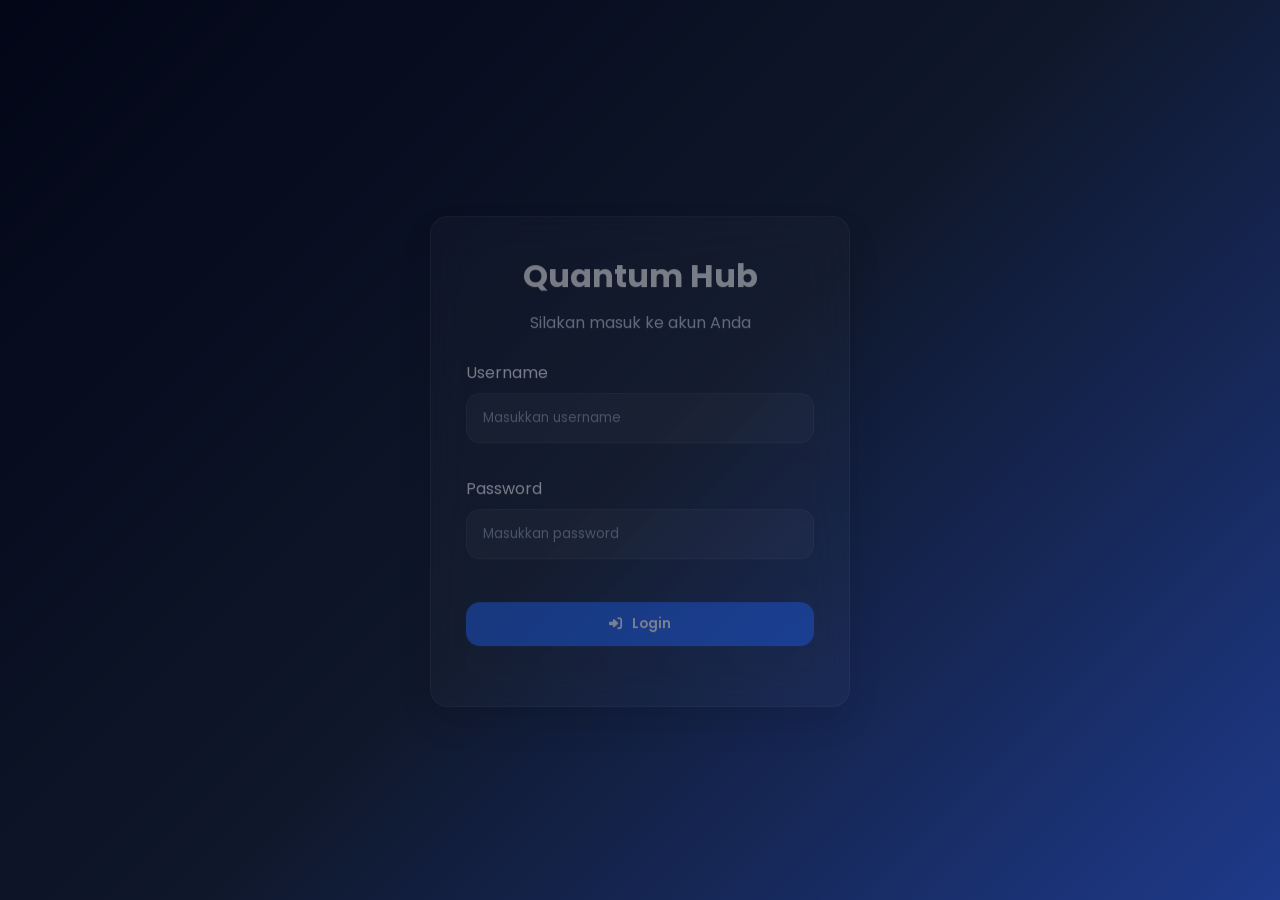
<file: index.html>
<!DOCTYPE html>
<html lang="id">

<head>
  
  <meta charset="UTF-8">
  
  <meta name="viewport" content="width=device-width, initial-scale=1.0">
  
  <title>Quantum Hub</title>
  
  <meta http-equiv="refresh" content="0; url=pages/login.html">
  
</head>


<body>
  
  
  <p>
    Mengalihkan ke halaman login...
  </p>
  
  
</body>

</html>
</file>
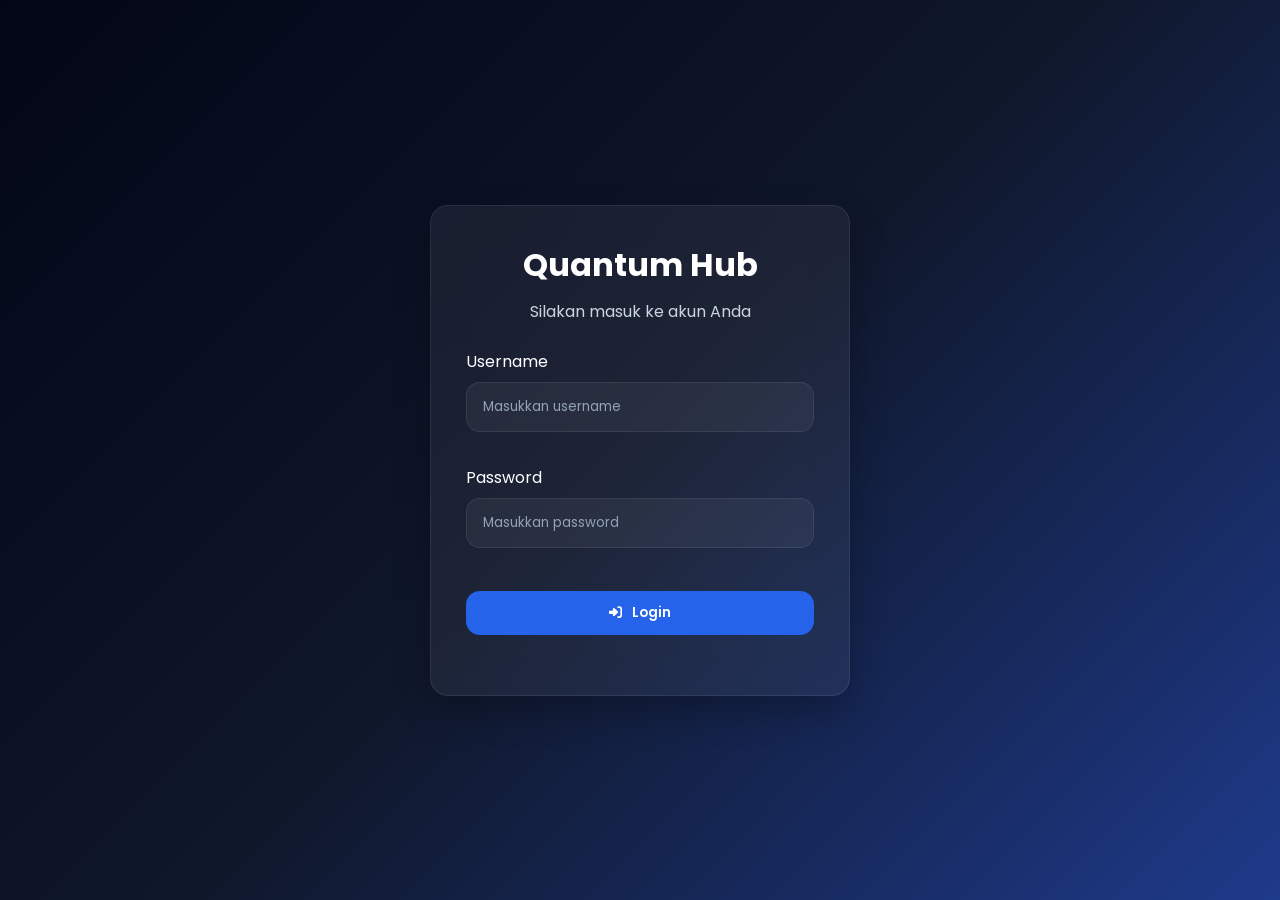
<file: pages/admin.html>
<!DOCTYPE html>
<html lang="id">

<head>

<meta charset="UTF-8">

<meta name="viewport"
content="width=device-width, initial-scale=1.0">

<title>Quantum Hub | Admin</title>

<link rel="stylesheet" href="../assets/css/style.css">
<link rel="stylesheet" href="../assets/css/layout.css">
<link rel="stylesheet" href="../assets/css/components.css">
<link rel="stylesheet" href="../assets/css/pages.css">
<link rel="stylesheet" href="../assets/css/animations.css">
<link rel="stylesheet" href="../assets/css/responsive.css">

<link rel="stylesheet"
href="https://cdnjs.cloudflare.com/ajax/libs/font-awesome/6.7.2/css/all.min.css">

</head>

<body>

<div class="app">

<!-- Sidebar -->

<aside class="sidebar">

<div class="logo">

<i class="fa-solid fa-cube"></i>

<span>Quantum Hub</span>

</div>

<ul>

<li>

<a href="dashboard.html">

<i class="fa-solid fa-house"></i>

<span>Dashboard</span>

</a>

</li>

<li>

<a href="tiktok.html">

<i class="fa-brands fa-tiktok"></i>

<span>TikTok</span>

</a>

</li>

<li>

<a href="fakechat.html">

<i class="fa-solid fa-comments"></i>

<span>Fake Chat</span>

</a>

</li>

<li>

<a href="qr.html">

<i class="fa-solid fa-qrcode"></i>

<span>QR Generator</span>

</a>

</li>

<li>

<a href="admin.html" class="active">

<i class="fa-solid fa-user-shield"></i>

<span>Admin</span>

</a>

</li>

<li>

<a href="settings.html">

<i class="fa-solid fa-gear"></i>

<span>Settings</span>

</a>

</li>

</ul>

</aside>

<main class="main">

<header class="navbar">

<div class="navbar-left">

<button
id="menuBtn"
class="menu-btn">

<i class="fa-solid fa-bars"></i>

</button>

<div>

<h1>Admin Panel</h1>

<p>Kelola pengguna Quantum Hub</p>

</div>

</div>

<div class="navbar-right">

<div class="avatar">

A

</div>

</div>

</header>

<!-- =========================
Statistik
========================= -->

<section class="stats">

<div class="card stat-card">

<p>Total User</p>

<h2 id="totalUsers">

0

</h2>

<small>User Terdaftar</small>

</div>

<div class="card stat-card">

<p>Total Admin</p>

<h2 id="totalAdmin">

1

</h2>

<small>Administrator</small>

</div>

<div class="card stat-card">

<p>Total Tools</p>

<h2>

3

</h2>

<small>Tools Aktif</small>

</div>

<div class="card stat-card">

<p>Status Server</p>

<h2>

<span class="badge badge-success">

Online

</span>

</h2>

<small>Cloudflare Worker</small>

</div>

</section>

<!-- =========================
Quick Action
========================= -->

<section class="section">

<h2 class="section-title">

⚡ Quick Action

</h2>

<div class="cards">

<div class="card">

<h3>

➕ Tambah User

</h3>

<p>

Menambahkan akun pengguna baru.

</p>

<br>

<button
id="addUserBtn"
class="btn">

<i class="fa-solid fa-user-plus"></i>

Tambah User

</button>

</div>

<div class="card">

<h3>

🛡 Kelola Admin

</h3>

<p>

Mengatur hak akses administrator.

</p>

<br>

<button
class="btn">

<i class="fa-solid fa-user-shield"></i>

Kelola

</button>

</div>

<div class="card">

<h3>

⚙ Pengaturan

</h3>

<p>

Mengubah konfigurasi Quantum Hub.

</p>

<br>

<a
href="settings.html"
class="btn">

<i class="fa-solid fa-gear"></i>

Settings

</a>

</div>

</div>

</section>

<!-- =========================
Daftar User
========================= -->

<section class="section">

<h2 class="section-title">

👥 Daftar User

</h2>

<div class="card">

<div style="display:flex;gap:15px;flex-wrap:wrap;margin-bottom:20px;">

<input

type="text"

id="searchUser"

class="input"

placeholder="Cari username..."

style="flex:1;min-width:220px;">

<button

id="refreshUser"

class="btn">

<i class="fa-solid fa-rotate"></i>

Refresh

</button>

</div>

<table class="table">

<thead>

<tr>

<th>ID</th>

<th>Username</th>

<th>Role</th>

<th>Status</th>

<th>Aksi</th>

</tr>

</thead>

<tbody id="usersTable">

<tr>

<td colspan="5" style="text-align:center;">

Memuat data...

</td>

</tr>

</tbody>

</table>

</div>

</section>

<!-- =========================
Aktivitas Admin
========================= -->

<section class="section">

<h2 class="section-title">

📋 Aktivitas Admin

</h2>

<div class="card">

<table class="table">

<thead>

<tr>

<th>Waktu</th>

<th>Aktivitas</th>

<th>Status</th>

</tr>

</thead>

<tbody>

<tr>

<td>Baru saja</td>

<td>Masuk ke Admin Panel</td>

<td>

<span class="badge badge-success">

Berhasil

</span>

</td>

</tr>

<tr>

<td>-</td>

<td>Belum ada aktivitas lain</td>

<td>

<span class="badge badge-warning">

Menunggu

</span>

</td>

</tr>

</tbody>

</table>

</div>

</section>

<!-- =========================
Footer
========================= -->

<footer class="footer">

<p>

© 2026 Quantum Hub V3

<br>

Powered by Cloudflare Workers • Admin Panel

</p>

</footer>

<!-- =========================
Bottom Navigation (HP)
========================= -->

<nav class="bottom-nav">

<a href="dashboard.html">

<i class="fa-solid fa-house"></i>

<span>Home</span>

</a>

<a href="tiktok.html">

<i class="fa-brands fa-tiktok"></i>

<span>TikTok</span>

</a>

<a href="fakechat.html">

<i class="fa-solid fa-comments"></i>

<span>Chat</span>

</a>

<a href="qr.html">

<i class="fa-solid fa-qrcode"></i>

<span>QR</span>

</a>

<a href="admin.html" class="active">

<i class="fa-solid fa-user-shield"></i>

<span>Admin</span>

</a>

<a href="settings.html">

<i class="fa-solid fa-gear"></i>

<span>Settings</span>

</a>

</nav>

</main>

</div>

<!-- =========================
JavaScript
========================= -->

<script src="../assets/js/utils.js"></script>

<script src="../assets/js/api.js"></script>

<script src="../assets/js/auth.js"></script>

<script src="../assets/js/admin.js"></script>

<script src="../assets/js/menu.js"></script>

<script src="../assets/js/nav.js"></script>

<script src="../assets/js/app.js"></script>

</body>

</html>
</file>
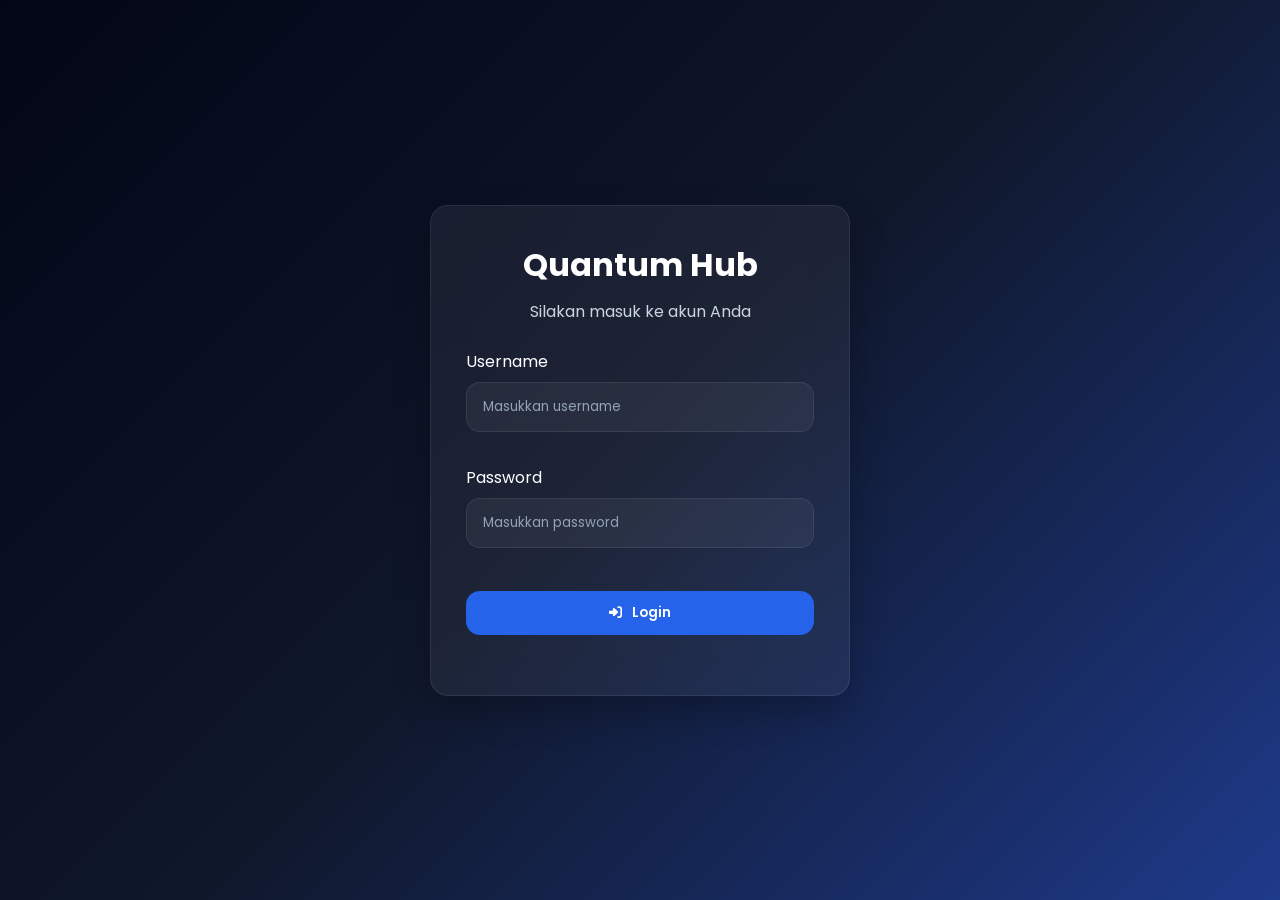
<file: pages/dashboard.html>
<!DOCTYPE html>
<html lang="id">

<head>

<meta charset="UTF-8">

<meta name="viewport"
content="width=device-width, initial-scale=1.0">

<title>Quantum Hub | Dashboard</title>

<link rel="stylesheet"
href="../assets/css/style.css">

<link rel="stylesheet"
href="../assets/css/layout.css">

<link rel="stylesheet"
href="../assets/css/components.css">

<link rel="stylesheet"
href="../assets/css/pages.css">

<link rel="stylesheet"
href="../assets/css/animations.css">

<link rel="stylesheet"
href="../assets/css/responsive.css">

<link rel="stylesheet"
href="https://cdnjs.cloudflare.com/ajax/libs/font-awesome/6.7.2/css/all.min.css">

</head>

<body>

<div class="app">

<!-- =========================
Sidebar Desktop
========================= -->

<aside class="sidebar">

<div class="logo">

<i class="fa-solid fa-cube"></i>

<span>Quantum Hub</span>

</div>

<ul>

<li>

<a
href="dashboard.html"
class="active">

<i class="fa-solid fa-house"></i>

<span>Dashboard</span>

</a>

</li>

<li>

<a href="tiktok.html">

<i class="fa-brands fa-tiktok"></i>

<span>TikTok</span>

</a>

</li>

<li>

<a href="fakechat.html">

<i class="fa-solid fa-comments"></i>

<span>Fake Chat</span>

</a>

</li>

<li>

<a href="qr.html">

<i class="fa-solid fa-qrcode"></i>

<span>QR Generator</span>

</a>

</li>

<li>

<a href="admin.html">

<i class="fa-solid fa-user-shield"></i>

<span>Admin</span>

</a>

</li>

<li>

<a href="settings.html">

<i class="fa-solid fa-gear"></i>

<span>Settings</span>

</a>

</li>

</ul>

</aside>

<!-- =========================
Main
========================= -->

<main class="main">

<header class="navbar">

<div class="navbar-left">

<button
id="menuBtn"
class="menu-btn">

<i class="fa-solid fa-bars"></i>

</button>

<div>

<h1>

Dashboard

</h1>

<p>

Selamat datang di Quantum Hub

</p>

</div>

</div>

<div class="navbar-right">

<div class="avatar">

Q

</div>

</div>

</header>

<!-- =========================
Statistik
========================= -->

<section class="stats">

<div class="card stat-card">

<p>Total User</p>

<h2 id="totalUsers">0</h2>

<small>User Terdaftar</small>

</div>

<div class="card stat-card">

<p>Total Tools</p>

<h2 id="totalTools">3</h2>

<small>Tools Aktif</small>

</div>

<div class="card stat-card">

<p>Status API</p>

<h2 id="apiStatus">

<span class="badge badge-success">

Online

</span>

</h2>

<small>Cloudflare Worker</small>

</div>

</section>

<!-- =========================
Quick Tools
========================= -->

<section class="section">

<h2 class="section-title">

🚀 Quick Tools

</h2>

<div class="cards">

<div class="card">

<h3>📥 TikTok Downloader</h3>

<p>

Download video TikTok tanpa watermark.

</p>

<br>

<a href="tiktok.html" class="btn">

Buka

</a>

</div>

<div class="card">

<h3>💬 Fake Chat</h3>

<p>

Buat tampilan chat WhatsApp palsu.

</p>

<br>

<a href="fakechat.html" class="btn">

Buka

</a>

</div>

<div class="card">

<h3>📱 QR Generator</h3>

<p>

Generate QR Code dengan cepat.

</p>

<br>

<a href="qr.html" class="btn">

Buka

</a>

</div>

</div>

</section>

<!-- =========================
Server Status
========================= -->

<section class="section">

<h2 class="section-title">

🌐 Server Status

</h2>

<div class="cards">

<div class="card">

<h3>

☁️ Cloudflare Worker

</h3>

<br>

<span class="badge badge-success">

Running

</span>

</div>

<div class="card">

<h3>

🗄 D1 Database

</h3>

<br>

<span class="badge badge-success">

Connected

</span>

</div>

<div class="card">

<h3>

⚡ API

</h3>

<br>

<span class="badge badge-success">

Active

</span>

</div>

</div>

</section>

<!-- =========================
Informasi Akun
========================= -->

<section class="section">

<h2 class="section-title">

👤 Informasi Akun

</h2>

<div class="cards">

<div class="card">

<h3 id="welcomeUser">

Halo, Admin 👋

</h3>

<p>

Selamat datang kembali di Quantum Hub.

</p>

<br>

<span class="badge badge-success">

Online

</span>

</div>

<div class="card">

<h3>

Login Terakhir

</h3>

<p id="lastLogin">

Baru saja

</p>

</div>

<div class="card">

<h3>

Role

</h3>

<p id="userRole">

Administrator

</p>

</div>

</div>

</section>

<!-- =========================
Aktivitas Terbaru
========================= -->

<section class="section">

<h2 class="section-title">

📋 Aktivitas Terbaru

</h2>

<div class="card">

<table class="table">

<thead>

<tr>

<th>Waktu</th>

<th>Aktivitas</th>

<th>Status</th>

</tr>

</thead>

<tbody>

<tr>

<td>Baru saja</td>

<td>Login ke Dashboard</td>

<td>

<span class="badge badge-success">

Berhasil

</span>

</td>

</tr>

<tr>

<td>-</td>

<td>Belum ada aktivitas lain</td>

<td>

<span class="badge badge-warning">

Menunggu

</span>

</td>

</tr>

</tbody>

</table>

</div>

</section>

<!-- =========================
Footer
========================= -->

<footer class="footer">

<p>

© 2026 Quantum Hub V3

<br>

Powered by Cloudflare Workers • D1 Database

</p>

</footer>

</main>

<!-- =========================
Bottom Navigation (HP)
========================= -->

<nav class="bottom-nav">

<a href="dashboard.html" class="active">

<i class="fa-solid fa-house"></i>

<span>Home</span>

</a>

<a href="tiktok.html">

<i class="fa-brands fa-tiktok"></i>

<span>TikTok</span>

</a>

<a href="fakechat.html">

<i class="fa-solid fa-comments"></i>

<span>Chat</span>

</a>

<a href="qr.html">

<i class="fa-solid fa-qrcode"></i>

<span>QR</span>

</a>

<a href="admin.html">

<i class="fa-solid fa-user-shield"></i>

<span>Admin</span>

</a>

<a href="settings.html">

<i class="fa-solid fa-gear"></i>

<span>Settings</span>

</a>

</nav>

</div>

<!-- =========================
JavaScript
========================= -->

<script src="../assets/js/utils.js"></script>

<script src="../assets/js/api.js"></script>

<script src="../assets/js/auth.js"></script>

<script src="../assets/js/dashboard.js"></script>

<script src="../assets/js/menu.js"></script>

<script src="../assets/js/nav.js"></script>

<script src="../assets/js/app.js"></script>

</body>

</html>
</file>
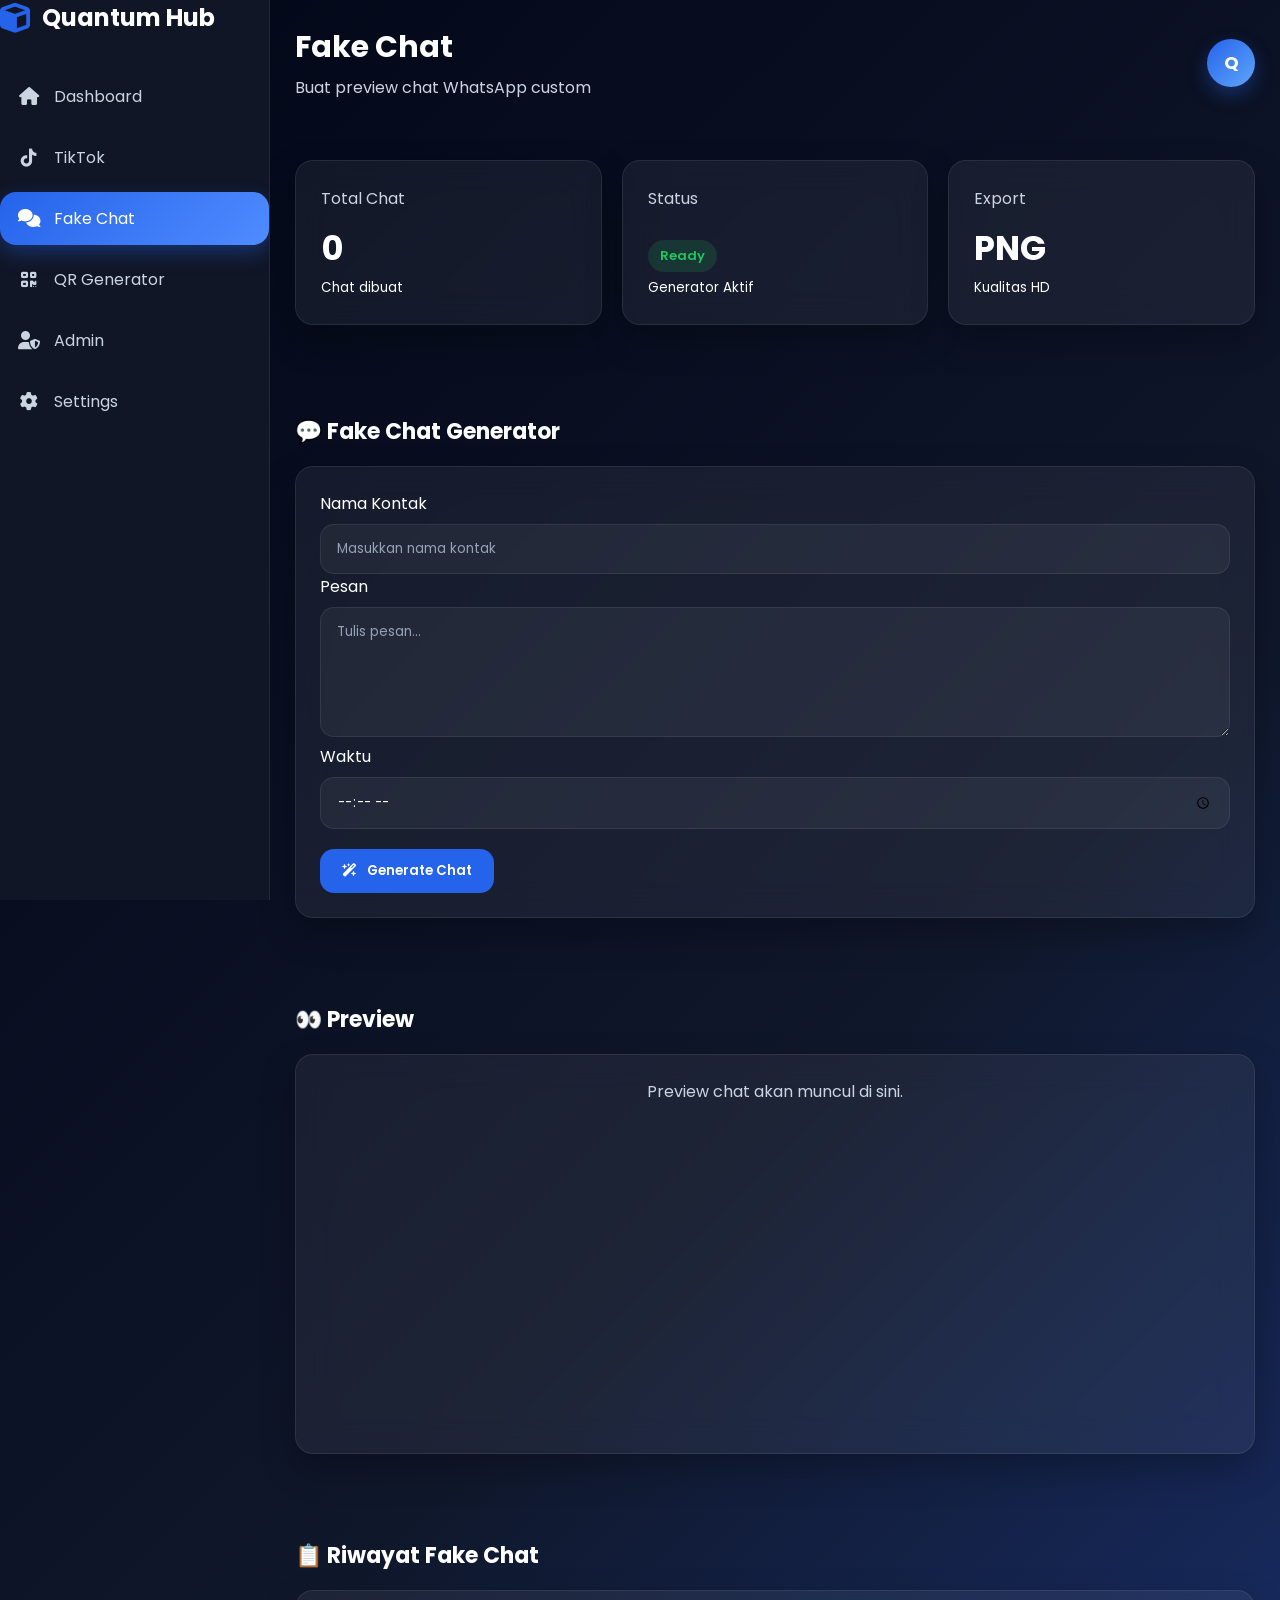
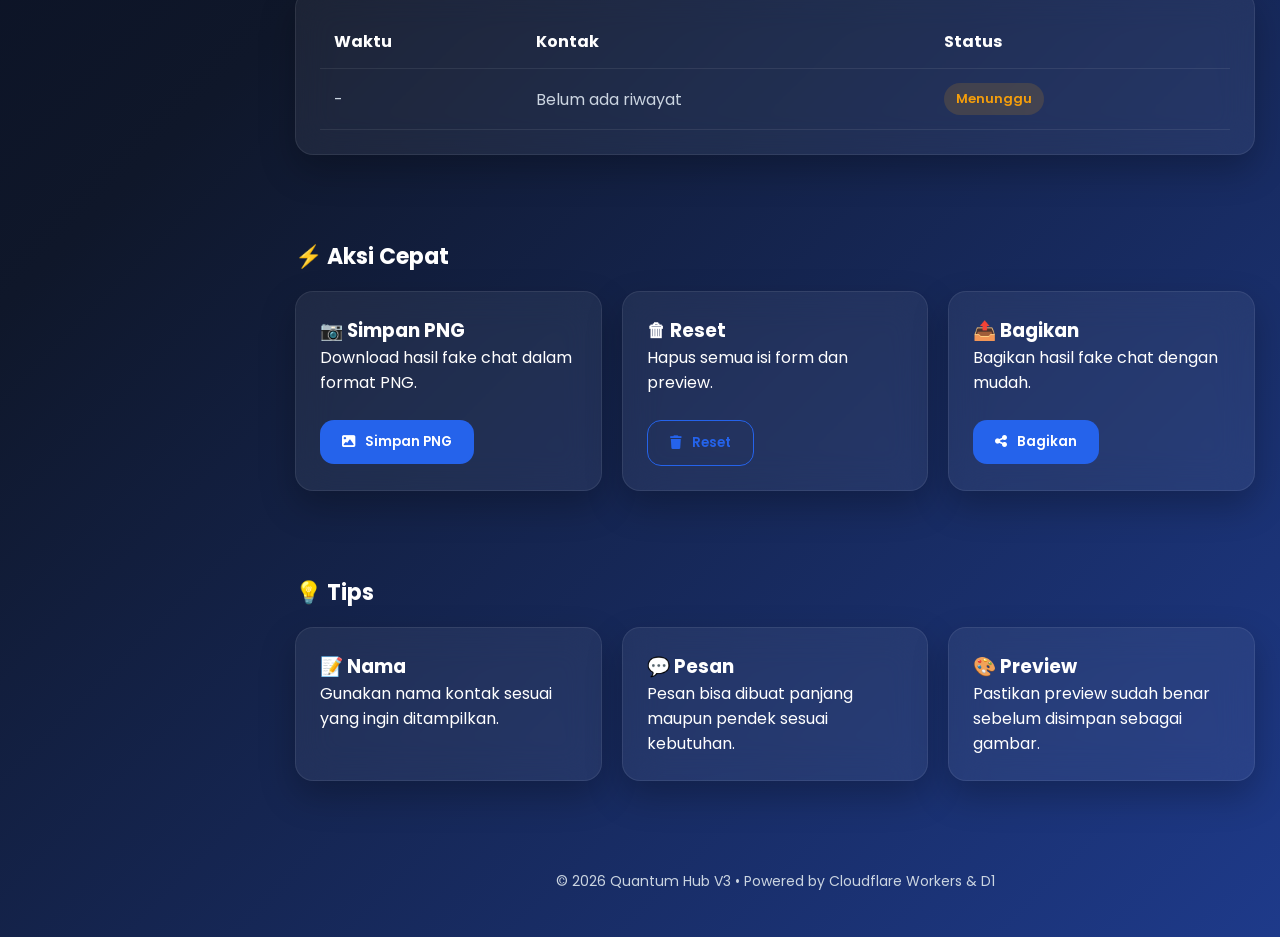
<file: pages/fakechat.html>
<!DOCTYPE html>
<html lang="id">

<head>

<meta charset="UTF-8">

<meta name="viewport"
content="width=device-width, initial-scale=1.0">

<title>Quantum Hub | Fake Chat</title>

<link rel="stylesheet" href="../assets/css/style.css">
<link rel="stylesheet" href="../assets/css/layout.css">
<link rel="stylesheet" href="../assets/css/components.css">
<link rel="stylesheet" href="../assets/css/pages.css">
<link rel="stylesheet" href="../assets/css/animations.css">
<link rel="stylesheet" href="../assets/css/responsive.css">

<link rel="stylesheet"
href="https://cdnjs.cloudflare.com/ajax/libs/font-awesome/6.7.2/css/all.min.css">

</head>

<body>

<div class="app">

<!-- Sidebar -->

<aside class="sidebar">

<div class="logo">

<i class="fa-solid fa-cube"></i>

<span>Quantum Hub</span>

</div>

<ul>

<li>

<a href="dashboard.html">

<i class="fa-solid fa-house"></i>

<span>Dashboard</span>

</a>

</li>

<li>

<a href="tiktok.html">

<i class="fa-brands fa-tiktok"></i>

<span>TikTok</span>

</a>

</li>

<li>

<a href="fakechat.html" class="active">

<i class="fa-solid fa-comments"></i>

<span>Fake Chat</span>

</a>

</li>

<li>

<a href="qr.html">

<i class="fa-solid fa-qrcode"></i>

<span>QR Generator</span>

</a>

</li>

<li>

<a href="admin.html">

<i class="fa-solid fa-user-shield"></i>

<span>Admin</span>

</a>

</li>

<li>

<a href="settings.html">

<i class="fa-solid fa-gear"></i>

<span>Settings</span>

</a>

</li>

</ul>

</aside>

<main class="main">

<header class="navbar">

<div class="navbar-left">

<button
id="menuBtn"
class="menu-btn">

<i class="fa-solid fa-bars"></i>

</button>

<div>

<h1>Fake Chat</h1>

<p>Buat preview chat WhatsApp custom</p>

</div>

</div>

<div class="navbar-right">

<div class="avatar">

Q

</div>

</div>

</header>

<!-- =========================
Statistik
========================= -->

<section class="stats">

<div class="card stat-card">

<p>Total Chat</p>

<h2 id="totalChat">

0

</h2>

<small>Chat dibuat</small>

</div>

<div class="card stat-card">

<p>Status</p>

<h2>

<span class="badge badge-success">

Ready

</span>

</h2>

<small>Generator Aktif</small>

</div>

<div class="card stat-card">

<p>Export</p>

<h2>

PNG

</h2>

<small>Kualitas HD</small>

</div>

</section>

<!-- =========================
Generator
========================= -->

<section class="section">

<h2 class="section-title">

💬 Fake Chat Generator

</h2>

<div class="card">

<label>Nama Kontak</label>

<input
type="text"
id="contactName"
class="input"
placeholder="Masukkan nama kontak">

<label style="margin-top:18px;">Pesan</label>

<textarea
id="chatMessage"
class="input"
rows="5"
placeholder="Tulis pesan..."></textarea>

<label style="margin-top:18px;">Waktu</label>

<input
type="time"
id="chatTime"
class="input">

<button
id="generateBtn"
class="btn"
style="margin-top:20px;">

<i class="fa-solid fa-wand-magic-sparkles"></i>

Generate Chat

</button>

</div>

</section>

<!-- =========================
Preview
========================= -->

<section class="section">

<h2 class="section-title">

👀 Preview

</h2>

<div class="card chat-preview" id="chatPreview">

<p style="color:var(--text-secondary);text-align:center;">

Preview chat akan muncul di sini.

</p>

</div>

</section>

<!-- =========================
Riwayat Fake Chat
========================= -->

<section class="section">

<h2 class="section-title">

📋 Riwayat Fake Chat

</h2>

<div class="card">

<table class="table">

<thead>

<tr>

<th>Waktu</th>

<th>Kontak</th>

<th>Status</th>

</tr>

</thead>

<tbody id="historyTable">

<tr>

<td>-</td>

<td>Belum ada riwayat</td>

<td>

<span class="badge badge-warning">

Menunggu

</span>

</td>

</tr>

</tbody>

</table>

</div>

</section>

<!-- =========================
Aksi Cepat
========================= -->

<section class="section">

<h2 class="section-title">

⚡ Aksi Cepat

</h2>

<div class="cards">

<div class="card">

<h3>

📷 Simpan PNG

</h3>

<p>

Download hasil fake chat dalam format PNG.

</p>

<br>

<button
id="saveImageBtn"
class="btn">

<i class="fa-solid fa-image"></i>

Simpan PNG

</button>

</div>

<div class="card">

<h3>

🗑 Reset

</h3>

<p>

Hapus semua isi form dan preview.

</p>

<br>

<button
id="resetBtn"
class="btn btn-outline">

<i class="fa-solid fa-trash"></i>

Reset

</button>

</div>

<div class="card">

<h3>

📤 Bagikan

</h3>

<p>

Bagikan hasil fake chat dengan mudah.

</p>

<br>

<button
id="shareBtn"
class="btn">

<i class="fa-solid fa-share-nodes"></i>

Bagikan

</button>

</div>

</div>

</section>

<!-- =========================
Tips
========================= -->

<section class="section">

<h2 class="section-title">

💡 Tips

</h2>

<div class="cards">

<div class="card">

<h3>

📝 Nama

</h3>

<p>

Gunakan nama kontak sesuai yang ingin ditampilkan.

</p>

</div>

<div class="card">

<h3>

💬 Pesan

</h3>

<p>

Pesan bisa dibuat panjang maupun pendek sesuai kebutuhan.

</p>

</div>

<div class="card">

<h3>

🎨 Preview

</h3>

<p>

Pastikan preview sudah benar sebelum disimpan sebagai gambar.

</p>

</div>

</div>

</section>

<!-- =========================
Footer
========================= -->

<footer class="footer">

<p>

© 2026 Quantum Hub V3

<br>

Powered by Fake Chat Generator

</p>

</footer>

<!-- =========================
Bottom Navigation (HP)
========================= -->

<nav class="bottom-nav">

<a href="dashboard.html">

<i class="fa-solid fa-house"></i>

<span>Home</span>

</a>

<a href="tiktok.html">

<i class="fa-brands fa-tiktok"></i>

<span>TikTok</span>

</a>

<a href="fakechat.html" class="active">

<i class="fa-solid fa-comments"></i>

<span>Chat</span>

</a>

<a href="qr.html">

<i class="fa-solid fa-qrcode"></i>

<span>QR</span>

</a>

<a href="admin.html">

<i class="fa-solid fa-user-shield"></i>

<span>Admin</span>

</a>

<a href="settings.html">

<i class="fa-solid fa-gear"></i>

<span>Settings</span>

</a>

</nav>

</main>

</div>

<!-- =========================
JavaScript
========================= -->

<script src="../assets/js/utils.js"></script>

<script src="../assets/js/api.js"></script>

<script src="../assets/js/auth.js"></script>

<script src="../assets/js/fakechat.js"></script>

<script src="../assets/js/menu.js"></script>

<script src="../assets/js/nav.js"></script>

<script src="../assets/js/app.js"></script>

</body>

</html>
</file>
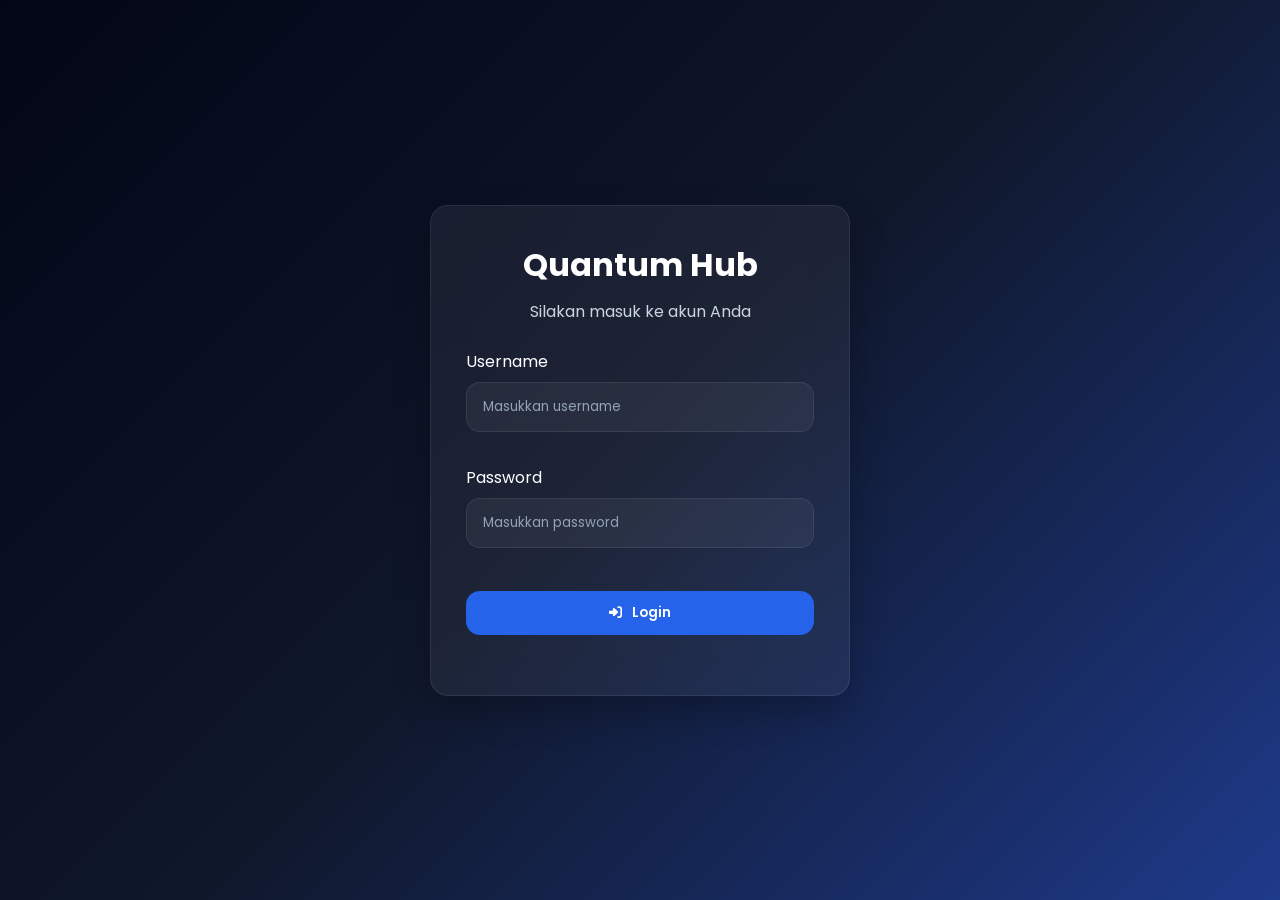
<file: pages/login.html>
<!DOCTYPE html>
<html lang="id">

<head>
    <meta charset="UTF-8">
    <meta name="viewport" content="width=device-width, initial-scale=1.0">

    <title>Quantum Hub | Login</title>

    <!-- CSS -->
    <link rel="stylesheet" href="../assets/css/style.css">
    <link rel="stylesheet" href="../assets/css/layout.css">
    <link rel="stylesheet" href="../assets/css/components.css">
    <link rel="stylesheet" href="../assets/css/pages.css">
    <link rel="stylesheet" href="../assets/css/animations.css">
    <link rel="stylesheet" href="../assets/css/responsive.css">

    <!-- Font Awesome -->
    <link rel="stylesheet"
        href="https://cdnjs.cloudflare.com/ajax/libs/font-awesome/6.7.2/css/all.min.css">
</head>

<body class="login-page">

    <div class="login-box glass fade">

        <h1>Quantum Hub</h1>

        <p>Silakan masuk ke akun Anda</p>

        <div class="form-group">

            <label>Username</label>

            <input
                type="text"
                id="username"
                class="input"
                placeholder="Masukkan username">

        </div>

        <div class="form-group" style="margin-top:15px;">

            <label>Password</label>

            <input
                type="password"
                id="password"
                class="input"
                placeholder="Masukkan password">

        </div>

        <button
            class="btn"
            id="loginBtn"
            style="width:100%;margin-top:25px;">

            <i class="fa-solid fa-right-to-bracket"></i>

            Login

        </button>

        <p
            id="status"
            style="margin-top:20px;text-align:center;">
        </p>

    </div>

    <script src="../assets/js/utils.js"></script>
    <script src="../assets/js/api.js"></script>
    <script src="../assets/js/auth.js"></script>
    <script src="../assets/js/app.js"></script>
    <script src="../assets/js/login.js"></script>

</body>

</html>
</file>
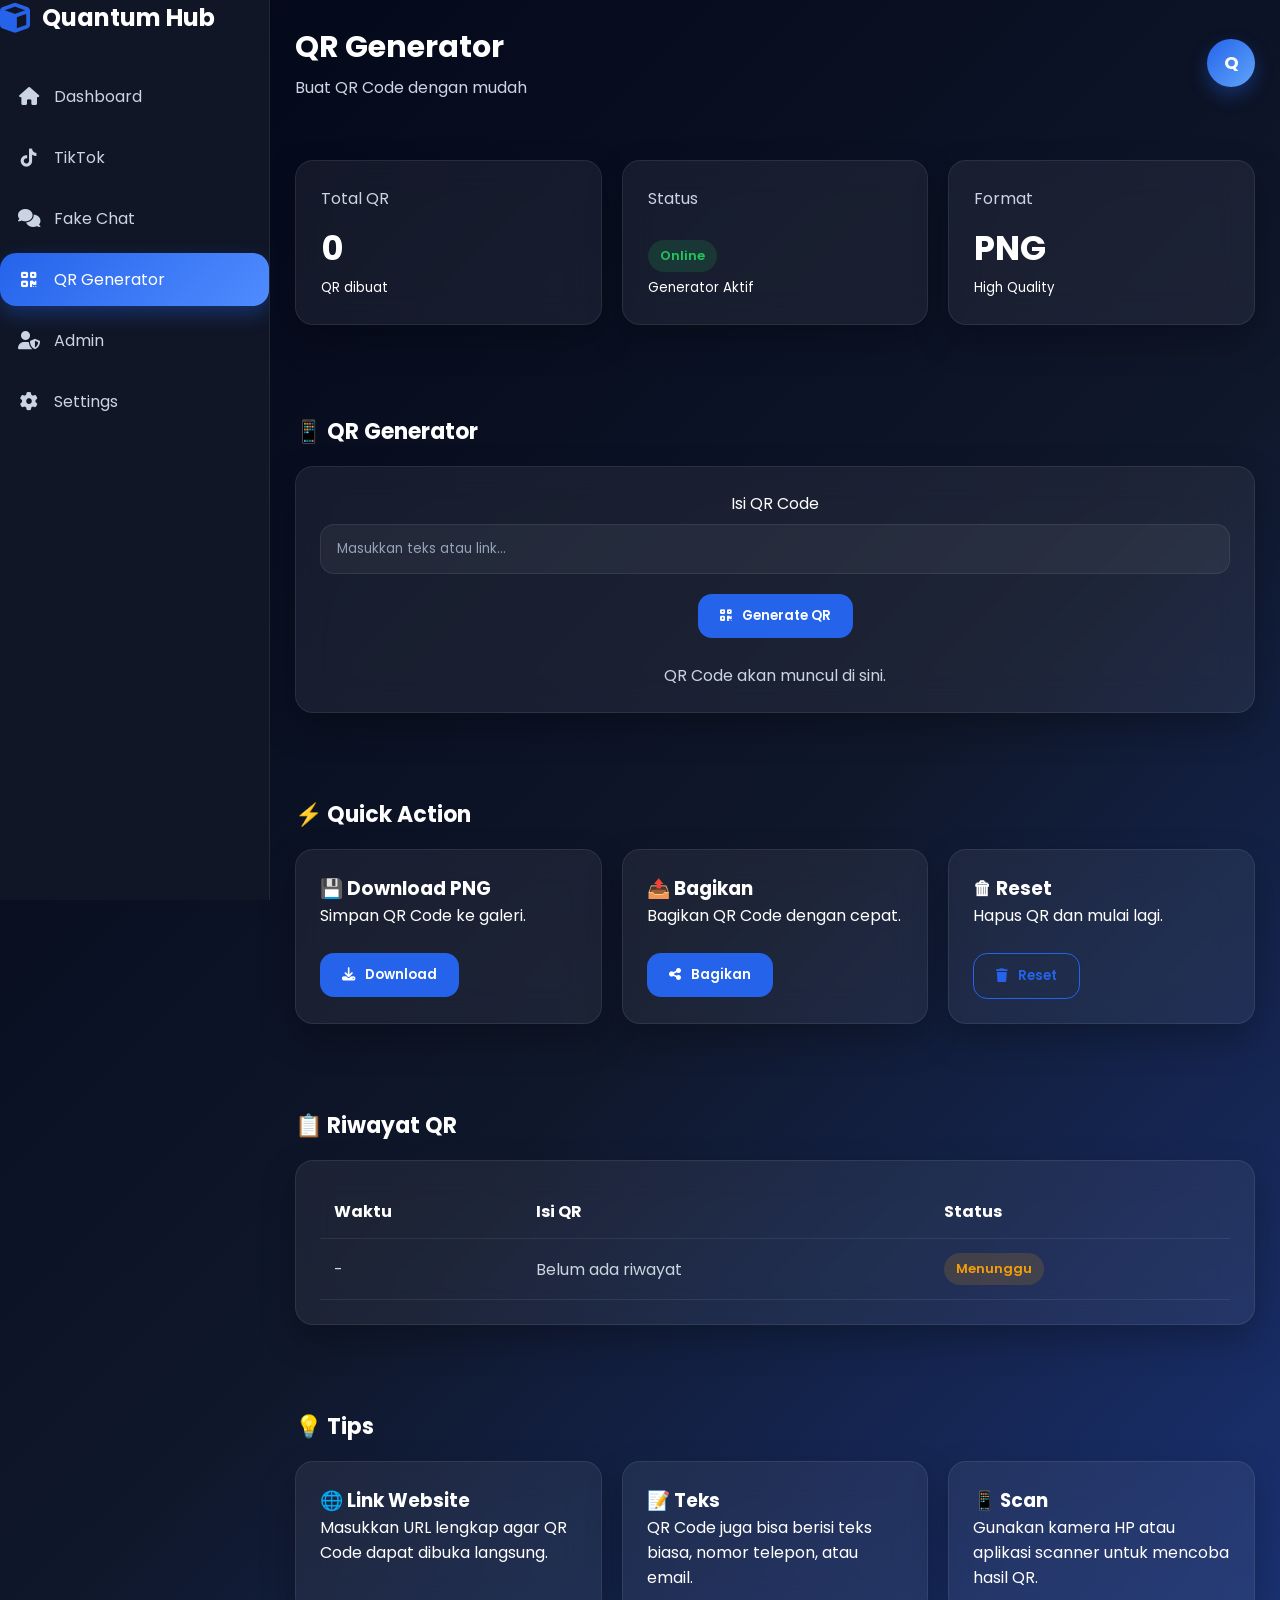
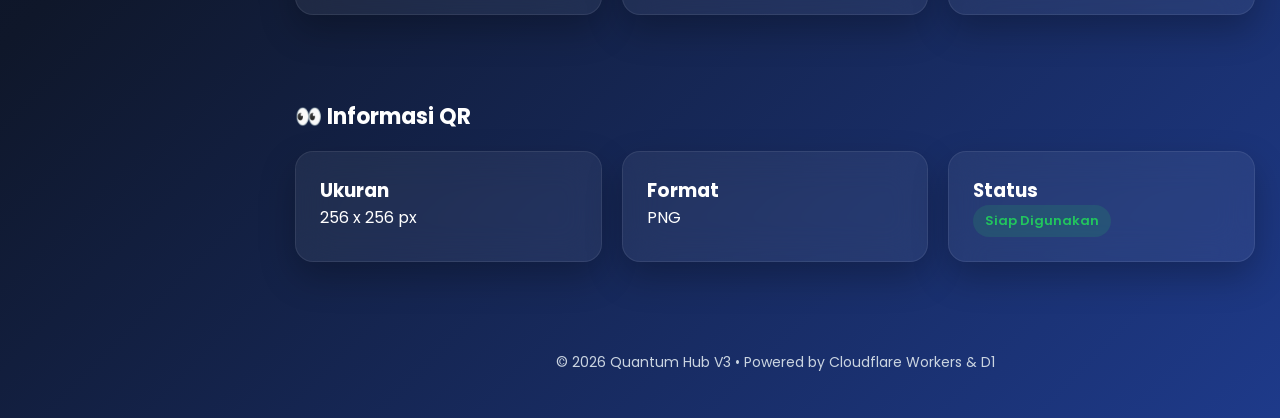
<file: pages/qr.html>
<!DOCTYPE html>
<html lang="id">

<head>

<meta charset="UTF-8">

<meta name="viewport"
content="width=device-width, initial-scale=1.0">

<title>Quantum Hub | QR Generator</title>

<link rel="stylesheet" href="../assets/css/style.css">
<link rel="stylesheet" href="../assets/css/layout.css">
<link rel="stylesheet" href="../assets/css/components.css">
<link rel="stylesheet" href="../assets/css/pages.css">
<link rel="stylesheet" href="../assets/css/animations.css">
<link rel="stylesheet" href="../assets/css/responsive.css">

<link rel="stylesheet"
href="https://cdnjs.cloudflare.com/ajax/libs/font-awesome/6.7.2/css/all.min.css">

</head>

<body>

<div class="app">

<aside class="sidebar">

<div class="logo">

<i class="fa-solid fa-cube"></i>

<span>Quantum Hub</span>

</div>

<ul>

<li>

<a href="dashboard.html">

<i class="fa-solid fa-house"></i>

<span>Dashboard</span>

</a>

</li>

<li>

<a href="tiktok.html">

<i class="fa-brands fa-tiktok"></i>

<span>TikTok</span>

</a>

</li>

<li>

<a href="fakechat.html">

<i class="fa-solid fa-comments"></i>

<span>Fake Chat</span>

</a>

</li>

<li>

<a href="qr.html" class="active">

<i class="fa-solid fa-qrcode"></i>

<span>QR Generator</span>

</a>

</li>

<li>

<a href="admin.html">

<i class="fa-solid fa-user-shield"></i>

<span>Admin</span>

</a>

</li>

<li>

<a href="settings.html">

<i class="fa-solid fa-gear"></i>

<span>Settings</span>

</a>

</li>

</ul>

</aside>

<main class="main">

<header class="navbar">

<div class="navbar-left">

<button
id="menuBtn"
class="menu-btn">

<i class="fa-solid fa-bars"></i>

</button>

<div>

<h1>QR Generator</h1>

<p>Buat QR Code dengan mudah</p>

</div>

</div>

<div class="navbar-right">

<div class="avatar">

Q

</div>

</div>

</header>

<!-- =========================
Statistik
========================= -->

<section class="stats">

<div class="card stat-card">

<p>Total QR</p>

<h2 id="totalQr">

0

</h2>

<small>QR dibuat</small>

</div>

<div class="card stat-card">

<p>Status</p>

<h2>

<span class="badge badge-success">

Online

</span>

</h2>

<small>Generator Aktif</small>

</div>

<div class="card stat-card">

<p>Format</p>

<h2>

PNG

</h2>

<small>High Quality</small>

</div>

</section>

<!-- =========================
QR Generator
========================= -->

<section class="section">

<h2 class="section-title">

📱 QR Generator

</h2>

<div class="card qr-box">

<label>

Isi QR Code

</label>

<input

type="text"

id="qrText"

class="input"

placeholder="Masukkan teks atau link...">

<button

id="generateQr"

class="btn"

style="margin-top:20px;">

<i class="fa-solid fa-qrcode"></i>

Generate QR

</button>

<div

id="qrPreview"

class="qr-preview"

style="margin-top:25px;">

<p style="color:var(--text-secondary);">

QR Code akan muncul di sini.

</p>

</div>

</div>

</section>

<!-- =========================
Quick Action
========================= -->

<section class="section">

<h2 class="section-title">

⚡ Quick Action

</h2>

<div class="cards">

<div class="card">

<h3>

💾 Download PNG

</h3>

<p>

Simpan QR Code ke galeri.

</p>

<br>

<button

id="downloadQr"

class="btn">

<i class="fa-solid fa-download"></i>

Download

</button>

</div>

<div class="card">

<h3>

📤 Bagikan

</h3>

<p>

Bagikan QR Code dengan cepat.

</p>

<br>

<button

id="shareQr"

class="btn">

<i class="fa-solid fa-share-nodes"></i>

Bagikan

</button>

</div>

<div class="card">

<h3>

🗑 Reset

</h3>

<p>

Hapus QR dan mulai lagi.

</p>

<br>

<button

id="resetQr"

class="btn btn-outline">

<i class="fa-solid fa-trash"></i>

Reset

</button>

</div>

</div>

</section>

<!-- =========================
Riwayat QR
========================= -->

<section class="section">

<h2 class="section-title">

📋 Riwayat QR

</h2>

<div class="card">

<table class="table">

<thead>

<tr>

<th>Waktu</th>

<th>Isi QR</th>

<th>Status</th>

</tr>

</thead>

<tbody id="historyQr">

<tr>

<td>-</td>

<td>Belum ada riwayat</td>

<td>

<span class="badge badge-warning">

Menunggu

</span>

</td>

</tr>

</tbody>

</table>

</div>

</section>

<!-- =========================
Tips
========================= -->

<section class="section">

<h2 class="section-title">

💡 Tips

</h2>

<div class="cards">

<div class="card">

<h3>

🌐 Link Website

</h3>

<p>

Masukkan URL lengkap agar QR Code dapat dibuka langsung.

</p>

</div>

<div class="card">

<h3>

📝 Teks

</h3>

<p>

QR Code juga bisa berisi teks biasa, nomor telepon, atau email.

</p>

</div>

<div class="card">

<h3>

📱 Scan

</h3>

<p>

Gunakan kamera HP atau aplikasi scanner untuk mencoba hasil QR.

</p>

</div>

</div>

</section>

<!-- =========================
Preview Info
========================= -->

<section class="section">

<h2 class="section-title">

👀 Informasi QR

</h2>

<div class="cards">

<div class="card">

<h3>

Ukuran

</h3>

<p id="qrSize">

256 x 256 px

</p>

</div>

<div class="card">

<h3>

Format

</h3>

<p>

PNG

</p>

</div>

<div class="card">

<h3>

Status

</h3>

<span class="badge badge-success">

Siap Digunakan

</span>

</div>

</div>

</section>

<!-- =========================
Footer
========================= -->

<footer class="footer">

<p>

© 2026 Quantum Hub V3

<br>

Powered by QR Generator

</p>

</footer>

<!-- =========================
Bottom Navigation (HP)
========================= -->

<nav class="bottom-nav">

<a href="dashboard.html">

<i class="fa-solid fa-house"></i>

<span>Home</span>

</a>

<a href="tiktok.html">

<i class="fa-brands fa-tiktok"></i>

<span>TikTok</span>

</a>

<a href="fakechat.html">

<i class="fa-solid fa-comments"></i>

<span>Chat</span>

</a>

<a href="qr.html" class="active">

<i class="fa-solid fa-qrcode"></i>

<span>QR</span>

</a>

<a href="admin.html">

<i class="fa-solid fa-user-shield"></i>

<span>Admin</span>

</a>

<a href="settings.html">

<i class="fa-solid fa-gear"></i>

<span>Settings</span>

</a>

</nav>

</main>

</div>

<!-- =========================
JavaScript
========================= -->

<script src="../assets/js/utils.js"></script>

<script src="../assets/js/api.js"></script>

<script src="../assets/js/auth.js"></script>

<script src="../assets/js/qr.js"></script>

<script src="../assets/js/menu.js"></script>

<script src="../assets/js/nav.js"></script>

<script src="../assets/js/app.js"></script>

</body>

</html>
</file>
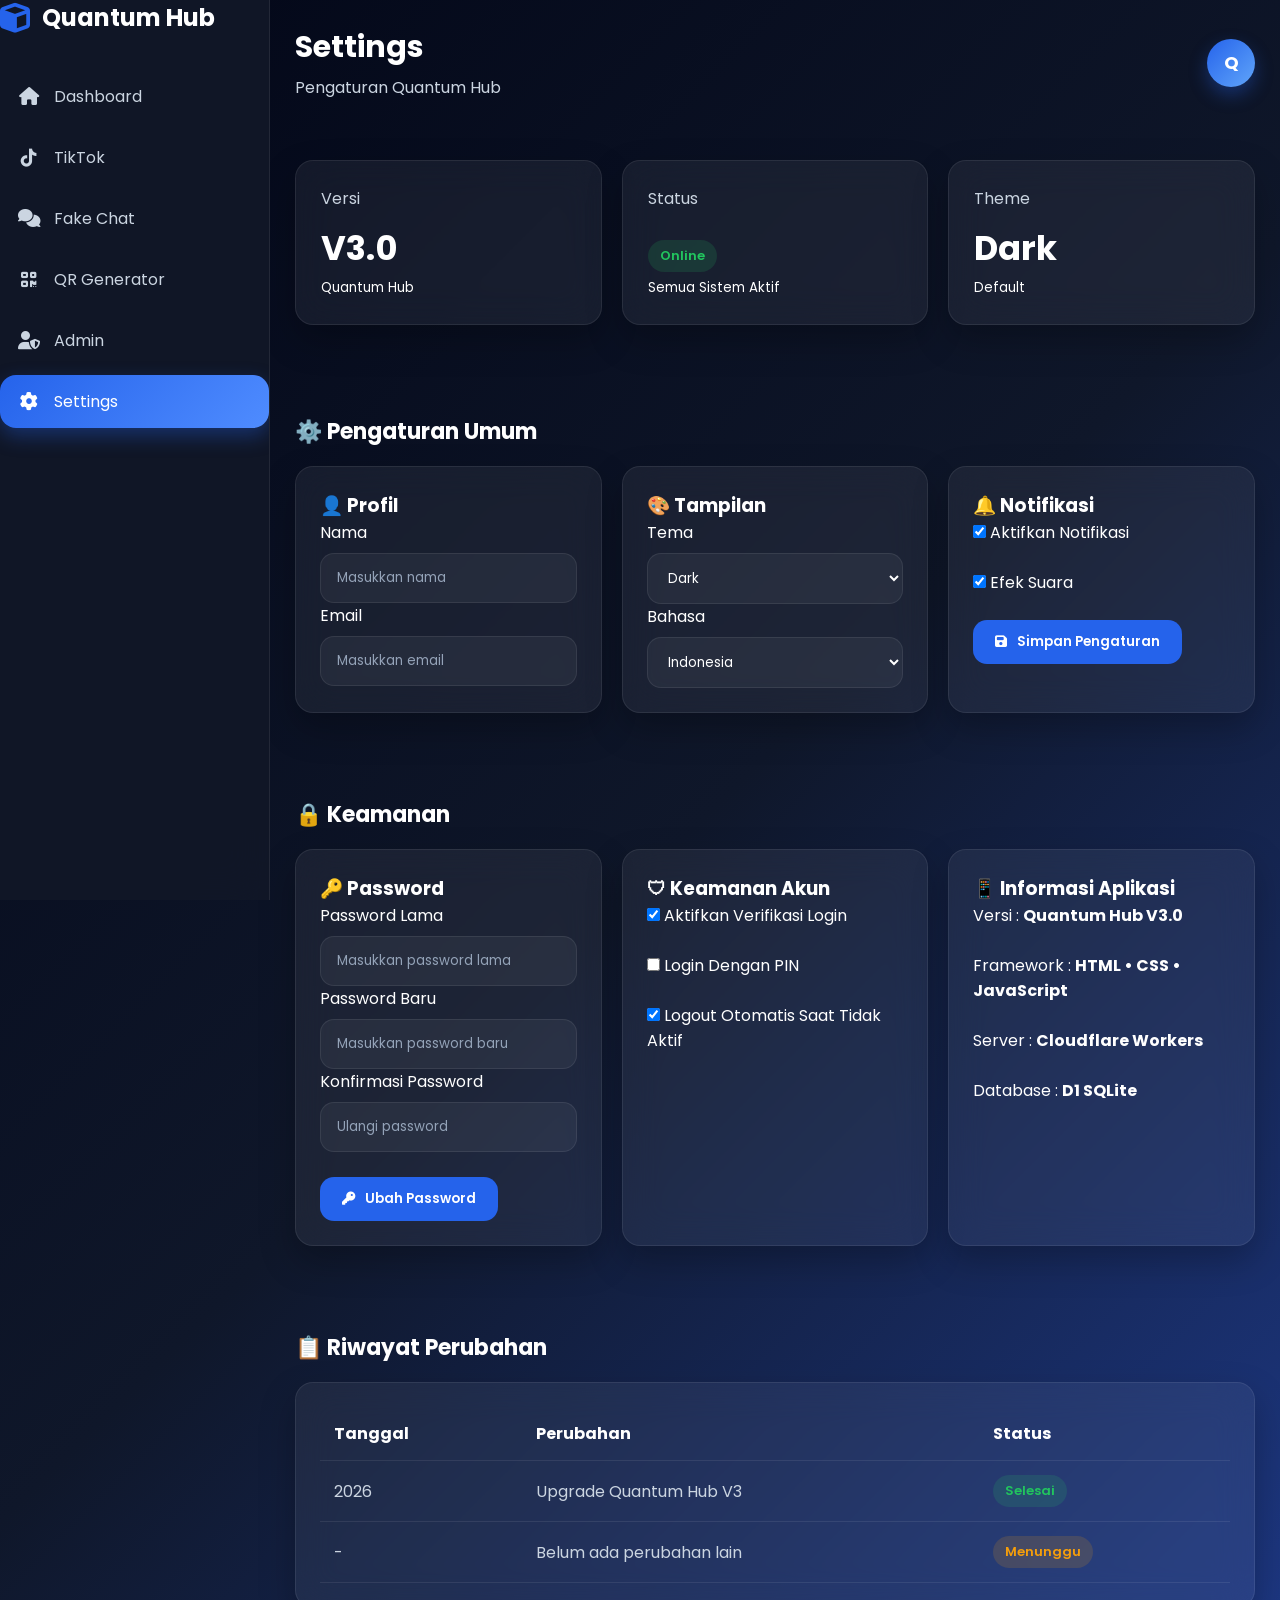
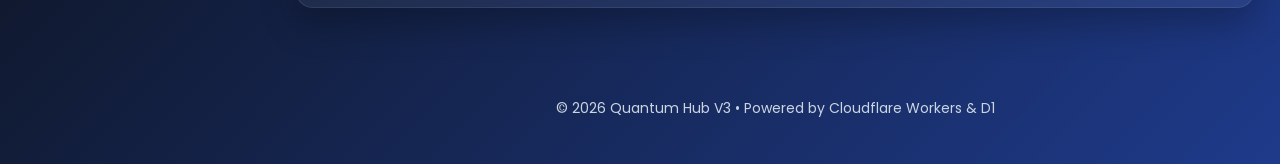
<file: pages/settings.html>
<!DOCTYPE html>
<html lang="id">

<head>

<meta charset="UTF-8">

<meta name="viewport"
content="width=device-width, initial-scale=1.0">

<title>Quantum Hub | Settings</title>

<link rel="stylesheet" href="../assets/css/style.css">
<link rel="stylesheet" href="../assets/css/layout.css">
<link rel="stylesheet" href="../assets/css/components.css">
<link rel="stylesheet" href="../assets/css/pages.css">
<link rel="stylesheet" href="../assets/css/animations.css">
<link rel="stylesheet" href="../assets/css/responsive.css">

<link rel="stylesheet"
href="https://cdnjs.cloudflare.com/ajax/libs/font-awesome/6.7.2/css/all.min.css">

</head>

<body>

<div class="app">

<aside class="sidebar">

<div class="logo">

<i class="fa-solid fa-cube"></i>

<span>Quantum Hub</span>

</div>

<ul>

<li>

<a href="dashboard.html">

<i class="fa-solid fa-house"></i>

<span>Dashboard</span>

</a>

</li>

<li>

<a href="tiktok.html">

<i class="fa-brands fa-tiktok"></i>

<span>TikTok</span>

</a>

</li>

<li>

<a href="fakechat.html">

<i class="fa-solid fa-comments"></i>

<span>Fake Chat</span>

</a>

</li>

<li>

<a href="qr.html">

<i class="fa-solid fa-qrcode"></i>

<span>QR Generator</span>

</a>

</li>

<li>

<a href="admin.html">

<i class="fa-solid fa-user-shield"></i>

<span>Admin</span>

</a>

</li>

<li>

<a href="settings.html" class="active">

<i class="fa-solid fa-gear"></i>

<span>Settings</span>

</a>

</li>

</ul>

</aside>

<main class="main">

<header class="navbar">

<div class="navbar-left">

<button
id="menuBtn"
class="menu-btn">

<i class="fa-solid fa-bars"></i>

</button>

<div>

<h1>Settings</h1>

<p>Pengaturan Quantum Hub</p>

</div>

</div>

<div class="navbar-right">

<div class="avatar">

Q

</div>

</div>

</header>

<!-- =========================
Statistik
========================= -->

<section class="stats">

<div class="card stat-card">

<p>Versi</p>

<h2>

V3.0

</h2>

<small>Quantum Hub</small>

</div>

<div class="card stat-card">

<p>Status</p>

<h2>

<span class="badge badge-success">

Online

</span>

</h2>

<small>Semua Sistem Aktif</small>

</div>

<div class="card stat-card">

<p>Theme</p>

<h2>

Dark

</h2>

<small>Default</small>

</div>

</section>

<!-- =========================
Pengaturan
========================= -->

<section class="section">

<h2 class="section-title">

⚙️ Pengaturan Umum

</h2>

<div class="cards">

<div class="card">

<h3>

👤 Profil

</h3>

<label>Nama</label>

<input
type="text"
class="input"
id="username"
placeholder="Masukkan nama">

<label style="margin-top:18px;">

Email

</label>

<input
type="email"
class="input"
id="email"
placeholder="Masukkan email">

</div>

<div class="card">

<h3>

🎨 Tampilan

</h3>

<label>

Tema

</label>

<select
class="input"
id="theme">

<option value="dark">

Dark

</option>

<option value="light">

Light

</option>

</select>

<label style="margin-top:18px;">

Bahasa

</label>

<select
class="input"
id="language">

<option>

Indonesia

</option>

<option>

English

</option>

</select>

</div>

<div class="card">

<h3>

🔔 Notifikasi

</h3>

<label>

<input
type="checkbox"
checked>

 Aktifkan Notifikasi

</label>

<br><br>

<label>

<input
type="checkbox"
checked>

 Efek Suara

</label>

<br><br>

<button
id="saveSettings"
class="btn">

<i class="fa-solid fa-floppy-disk"></i>

Simpan Pengaturan

</button>

</div>

</div>

</section>

<!-- =========================
Keamanan
========================= -->

<section class="section">

<h2 class="section-title">

🔒 Keamanan

</h2>

<div class="cards">

<div class="card">

<h3>

🔑 Password

</h3>

<label>

Password Lama

</label>

<input
type="password"
class="input"
id="oldPassword"
placeholder="Masukkan password lama">

<label style="margin-top:18px;">

Password Baru

</label>

<input
type="password"
class="input"
id="newPassword"
placeholder="Masukkan password baru">

<label style="margin-top:18px;">

Konfirmasi Password

</label>

<input
type="password"
class="input"
id="confirmPassword"
placeholder="Ulangi password">

<br><br>

<button
id="changePassword"
class="btn">

<i class="fa-solid fa-key"></i>

Ubah Password

</button>

</div>

<div class="card">

<h3>

🛡 Keamanan Akun

</h3>

<label>

<input type="checkbox" checked>

 Aktifkan Verifikasi Login

</label>

<br><br>

<label>

<input type="checkbox">

 Login Dengan PIN

</label>

<br><br>

<label>

<input type="checkbox" checked>

 Logout Otomatis Saat Tidak Aktif

</label>

</div>

<div class="card">

<h3>

📱 Informasi Aplikasi

</h3>

<p>

Versi :
<b>Quantum Hub V3.0</b>

</p>

<br>

<p>

Framework :
<b>HTML • CSS • JavaScript</b>

</p>

<br>

<p>

Server :
<b>Cloudflare Workers</b>

</p>

<br>

<p>

Database :
<b>D1 SQLite</b>

</p>

</div>

</div>

</section>

<!-- =========================
Riwayat
========================= -->

<section class="section">

<h2 class="section-title">

📋 Riwayat Perubahan

</h2>

<div class="card">

<table class="table">

<thead>

<tr>

<th>Tanggal</th>

<th>Perubahan</th>

<th>Status</th>

</tr>

</thead>

<tbody>

<tr>

<td>2026</td>

<td>Upgrade Quantum Hub V3</td>

<td>

<span class="badge badge-success">

Selesai

</span>

</td>

</tr>

<tr>

<td>-</td>

<td>Belum ada perubahan lain</td>

<td>

<span class="badge badge-warning">

Menunggu

</span>

</td>

</tr>

</tbody>

</table>

</div>

</section>

<!-- =========================
Footer
========================= -->

<footer class="footer">

<p>

© 2026 Quantum Hub V3

<br>

Powered by Cloudflare Workers

</p>

</footer>

<!-- =========================
Bottom Navigation (HP)
========================= -->

<nav class="bottom-nav">

<a href="dashboard.html">

<i class="fa-solid fa-house"></i>

<span>Home</span>

</a>

<a href="tiktok.html">

<i class="fa-brands fa-tiktok"></i>

<span>TikTok</span>

</a>

<a href="fakechat.html">

<i class="fa-solid fa-comments"></i>

<span>Chat</span>

</a>

<a href="qr.html">

<i class="fa-solid fa-qrcode"></i>

<span>QR</span>

</a>

<a href="admin.html">

<i class="fa-solid fa-user-shield"></i>

<span>Admin</span>

</a>

<a href="settings.html" class="active">

<i class="fa-solid fa-gear"></i>

<span>Settings</span>

</a>

</nav>

</main>

</div>

<!-- =========================
JavaScript
========================= -->

<script src="../assets/js/utils.js"></script>

<script src="../assets/js/api.js"></script>

<script src="../assets/js/auth.js"></script>

<script src="../assets/js/settings.js"></script>

<script src="../assets/js/menu.js"></script>

<script src="../assets/js/nav.js"></script>

<script src="../assets/js/app.js"></script>

</body>

</html>
</file>
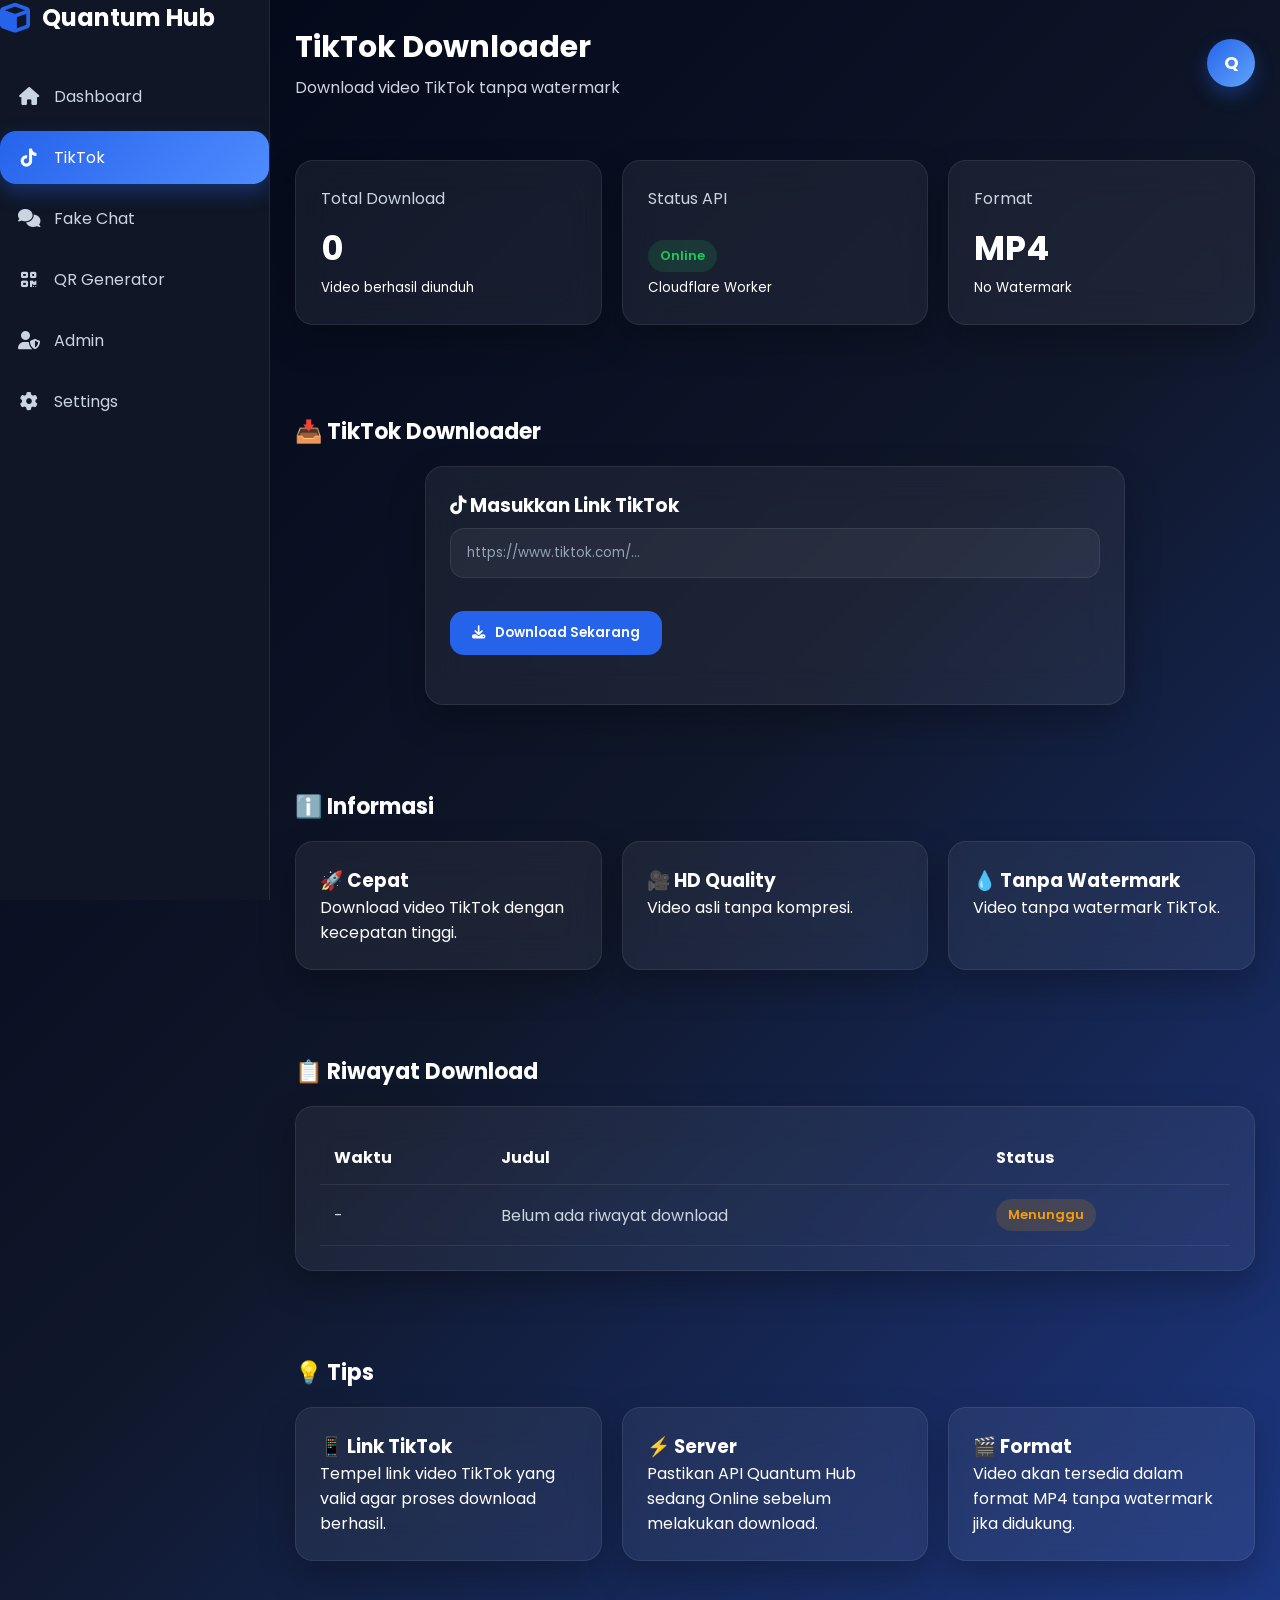
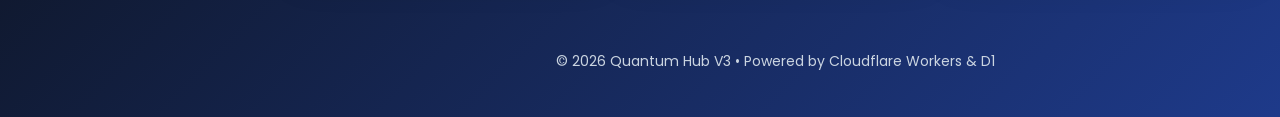
<file: pages/tiktok.html>
<!DOCTYPE html>
<html lang="id">

<head>

<meta charset="UTF-8">

<meta name="viewport"
content="width=device-width, initial-scale=1.0">

<title>Quantum Hub | TikTok Downloader</title>

<link rel="stylesheet" href="../assets/css/style.css">
<link rel="stylesheet" href="../assets/css/layout.css">
<link rel="stylesheet" href="../assets/css/components.css">
<link rel="stylesheet" href="../assets/css/pages.css">
<link rel="stylesheet" href="../assets/css/animations.css">
<link rel="stylesheet" href="../assets/css/responsive.css">

<link rel="stylesheet"
href="https://cdnjs.cloudflare.com/ajax/libs/font-awesome/6.7.2/css/all.min.css">

</head>

<body>

<div class="app">

<!-- Sidebar Desktop -->

<aside class="sidebar">

<div class="logo">

<i class="fa-solid fa-cube"></i>

<span>Quantum Hub</span>

</div>

<ul>

<li>

<a href="dashboard.html">

<i class="fa-solid fa-house"></i>

<span>Dashboard</span>

</a>

</li>

<li>

<a href="tiktok.html" class="active">

<i class="fa-brands fa-tiktok"></i>

<span>TikTok</span>

</a>

</li>

<li>

<a href="fakechat.html">

<i class="fa-solid fa-comments"></i>

<span>Fake Chat</span>

</a>

</li>

<li>

<a href="qr.html">

<i class="fa-solid fa-qrcode"></i>

<span>QR Generator</span>

</a>

</li>

<li>

<a href="admin.html">

<i class="fa-solid fa-user-shield"></i>

<span>Admin</span>

</a>

</li>

<li>

<a href="settings.html">

<i class="fa-solid fa-gear"></i>

<span>Settings</span>

</a>

</li>

</ul>

</aside>

<main class="main">

<header class="navbar">

<div class="navbar-left">

<button
id="menuBtn"
class="menu-btn">

<i class="fa-solid fa-bars"></i>

</button>

<div>

<h1>TikTok Downloader</h1>

<p>Download video TikTok tanpa watermark</p>

</div>

</div>

<div class="navbar-right">

<div class="avatar">

Q

</div>

</div>

</header>

<!-- =========================
Statistik
========================= -->

<section class="stats">

<div class="card stat-card">

<p>Total Download</p>

<h2 id="totalDownload">

0

</h2>

<small>Video berhasil diunduh</small>

</div>

<div class="card stat-card">

<p>Status API</p>

<h2>

<span class="badge badge-success">

Online

</span>

</h2>

<small>Cloudflare Worker</small>

</div>

<div class="card stat-card">

<p>Format</p>

<h2>

MP4

</h2>

<small>No Watermark</small>

</div>

</section>

<!-- =========================
Downloader
========================= -->

<section class="section">

<h2 class="section-title">

📥 TikTok Downloader

</h2>

<div class="card download-box">

<h3>

<i class="fa-brands fa-tiktok"></i>

Masukkan Link TikTok

</h3>

<input

type="text"

id="tiktokUrl"

class="input"

placeholder="https://www.tiktok.com/..."

>

<button

id="downloadBtn"

class="btn"

style="margin-top:18px;">

<i class="fa-solid fa-download"></i>

Download Sekarang

</button>

<div

id="result"

style="margin-top:25px;">

</div>

</div>

</section>

<!-- =========================
Informasi
========================= -->

<section class="section">

<h2 class="section-title">

ℹ️ Informasi

</h2>

<div class="cards">

<div class="card">

<h3>

🚀 Cepat

</h3>

<p>

Download video TikTok dengan kecepatan tinggi.

</p>

</div>

<div class="card">

<h3>

🎥 HD Quality

</h3>

<p>

Video asli tanpa kompresi.

</p>

</div>

<div class="card">

<h3>

💧 Tanpa Watermark

</h3>

<p>

Video tanpa watermark TikTok.

</p>

</div>

</div>

</section>

<!-- =========================
Riwayat Download
========================= -->

<section class="section">

<h2 class="section-title">

📋 Riwayat Download

</h2>

<div class="card">

<table class="table">

<thead>

<tr>

<th>Waktu</th>

<th>Judul</th>

<th>Status</th>

</tr>

</thead>

<tbody id="historyTable">

<tr>

<td>-</td>

<td>Belum ada riwayat download</td>

<td>

<span class="badge badge-warning">

Menunggu

</span>

</td>

</tr>

</tbody>

</table>

</div>

</section>

<!-- =========================
Tips
========================= -->

<section class="section">

<h2 class="section-title">

💡 Tips

</h2>

<div class="cards">

<div class="card">

<h3>

📱 Link TikTok

</h3>

<p>

Tempel link video TikTok yang valid agar proses download berhasil.

</p>

</div>

<div class="card">

<h3>

⚡ Server

</h3>

<p>

Pastikan API Quantum Hub sedang Online sebelum melakukan download.

</p>

</div>

<div class="card">

<h3>

🎬 Format

</h3>

<p>

Video akan tersedia dalam format MP4 tanpa watermark jika didukung.

</p>

</div>

</div>

</section>

<!-- =========================
Footer
========================= -->

<footer class="footer">

<p>

© 2026 Quantum Hub V3

<br>

Powered by Cloudflare Workers • TikTok Downloader

</p>

</footer>

</main>

<!-- =========================
Bottom Navigation (HP)
========================= -->

<nav class="bottom-nav">

<a href="dashboard.html">

<i class="fa-solid fa-house"></i>

<span>Home</span>

</a>

<a href="tiktok.html" class="active">

<i class="fa-brands fa-tiktok"></i>

<span>TikTok</span>

</a>

<a href="fakechat.html">

<i class="fa-solid fa-comments"></i>

<span>Chat</span>

</a>

<a href="qr.html">

<i class="fa-solid fa-qrcode"></i>

<span>QR</span>

</a>

<a href="admin.html">

<i class="fa-solid fa-user-shield"></i>

<span>Admin</span>

</a>

<a href="settings.html">

<i class="fa-solid fa-gear"></i>

<span>Settings</span>

</a>

</nav>

</div>

<!-- =========================
JavaScript
========================= -->

<script src="../assets/js/utils.js"></script>

<script src="../assets/js/api.js"></script>

<script src="../assets/js/auth.js"></script>

<script src="../assets/js/tiktok.js"></script>

<script src="../assets/js/menu.js"></script>

<script src="../assets/js/nav.js"></script>

<script src="../assets/js/app.js"></script>

</body>

</html>
</file>
<file: assets/css/style.css>
/* ==========================================
   QUANTUM HUB V2
   Master Style
========================================== */

/* Google Font */
@import url('https://fonts.googleapis.com/css2?family=Poppins:wght@300;400;500;600;700;800&display=swap');

/* Reset */

*{
    margin:0;
    padding:0;
    box-sizing:border-box;
}

/* Root Color */

:root{

    --primary:#2563eb;
    --primary-hover:#1d4ed8;

    --success:#22c55e;
    --warning:#f59e0b;
    --danger:#ef4444;

    --background:#0f172a;
    --surface:#111827;

    --card:rgba(255,255,255,.06);

    --border:rgba(255,255,255,.08);

    --text:#ffffff;
    --text-secondary:#cbd5e1;

    --radius:18px;

    --shadow:0 15px 35px rgba(0,0,0,.25);

    --transition:.3s;

}

/* Body */

body{

    font-family:'Poppins',sans-serif;

    background:linear-gradient(
        135deg,
        #020617,
        #0f172a,
        #1e3a8a
    );

    color:var(--text);

    min-height:100vh;

    overflow-x:hidden;

}

/* Link */

a{

    color:inherit;

    text-decoration:none;

}

/* List */

ul{

    list-style:none;

}

/* Button */

button{

    font-family:inherit;

    cursor:pointer;

    border:none;

}

/* Input */

input,
textarea,
select{

    font-family:inherit;

    outline:none;

}

/* Image */

img{

    max-width:100%;

    display:block;

}

/* Scrollbar */

::-webkit-scrollbar{

    width:8px;

}

::-webkit-scrollbar-track{

    background:#0b1120;

}

::-webkit-scrollbar-thumb{

    background:var(--primary);

    border-radius:999px;

}

/* Selection */

::selection{

    background:var(--primary);

    color:#fff;

}

/* Container */

.container{

    width:min(1200px,92%);

    margin:auto;

}

/* Glass Effect */

.glass{

    background:var(--card);

    backdrop-filter:blur(18px);

    border:1px solid var(--border);

    border-radius:var(--radius);

    box-shadow:var(--shadow);

}

/* Section */

section{

    padding:30px 0;

}

/* Animation */

.fade{

    animation:fade .5s ease;

}

@keyframes fade{

    from{

        opacity:0;

        transform:translateY(20px);

    }

    to{

        opacity:1;

        transform:translateY(0);

    }

}

/* Light Theme */

.light-mode{

    background:#f8fafc;

    color:#111827;

}

.light-mode .card,
.light-mode .login-box{

    background:#ffffff;

    color:#111827;

}
</file>
<file: assets/css/layout.css>
/* ==========================================
   QUANTUM HUB V3
   Layout
========================================== */

/* ===========================
   Wrapper
=========================== */

.app{

    display:flex;

    min-height:100vh;

    background:transparent;

}

/* ===========================
   Sidebar Desktop
=========================== */
.sidebar{
    width:270px;
    background:rgba(17,24,39,.95);
    backdrop-filter:blur(20px);
    border-right:1px solid var(--border);
    position:fixed;
    top:0;
    left:0;
    bottom:0;
    overflow-y:auto;
    z-index:999;
    transition:.3s;
}

/* Logo */

.logo{

    display:flex;

    align-items:center;

    gap:12px;

    margin-bottom:35px;

    font-size:24px;

    font-weight:700;

}

.logo i{

    font-size:30px;

    color:var(--primary);

}

/* Menu */

.sidebar ul{

    display:flex;

    flex-direction:column;

    gap:8px;

}

.sidebar li{

    width:100%;

}

.sidebar a{

    display:flex;

    align-items:center;

    gap:14px;

    width:100%;

    padding:14px 18px;

    border-radius:16px;

    color:var(--text-secondary);

    transition:.25s;

}

.sidebar a i{

    width:22px;

    text-align:center;

    font-size:18px;

}

.sidebar a:hover{

    background:rgba(37,99,235,.15);

    color:#fff;

}

.sidebar a.active{

    background:linear-gradient(
        135deg,
        var(--primary),
        #4f8cff
    );

    color:#fff;

    box-shadow:0 8px 20px rgba(37,99,235,.35);

}

/* ===========================
   Main
=========================== */
.main{
    flex:1;
    margin-left:270px;
    padding:25px;
    transition:.3s;
}

/* ===========================
   Navbar
=========================== */

.navbar{

    display:flex;

    align-items:center;

    justify-content:space-between;

    margin-bottom:30px;

}

.navbar-left{

    display:flex;

    align-items:center;

    gap:15px;

}

.navbar-left h1{

    font-size:30px;

    font-weight:700;

}

.navbar-left p{

    margin-top:5px;

    color:var(--text-secondary);

}

.navbar-right{

    display:flex;

    align-items:center;

    gap:14px;

}

/* Avatar */

.avatar{

    width:48px;

    height:48px;

    border-radius:50%;

    display:flex;

    align-items:center;

    justify-content:center;

    background:linear-gradient(
        135deg,
        var(--primary),
        #60a5fa
    );

    color:#fff;

    font-weight:700;

    font-size:18px;

    box-shadow:0 8px 18px rgba(37,99,235,.35);

}

/* Tombol Menu HP */

.menu-btn{

    display:none;

    width:42px;

    height:42px;

    border:none;

    border-radius:12px;

    background:rgba(255,255,255,.08);

    color:#fff;

    font-size:20px;

    align-items:center;

    justify-content:center;

}

/* ===========================
   Content
=========================== */

.content{

    display:flex;

    flex-direction:column;

    gap:25px;

}

/* ===========================
   Grid
=========================== */

.grid{

    display:grid;

    gap:20px;

}

.grid-2{

    grid-template-columns:repeat(2,1fr);

}

.grid-3{

    grid-template-columns:repeat(3,1fr);

}

.grid-4{

    grid-template-columns:repeat(4,1fr);

}

/* ===========================
   Card Layout
=========================== */

.cards{

    display:grid;

    grid-template-columns:repeat(auto-fit,minmax(260px,1fr));

    gap:20px;

}

/* ===========================
   Section
=========================== */

.section{

    margin-top:25px;

}

.section-title{

    font-size:22px;

    font-weight:700;

    margin-bottom:18px;

}

/* ===========================
   Bottom Navigation
=========================== */

.bottom-nav{

    display:none;

    position:fixed;

    left:0;

    right:0;

    bottom:0;

    height:70px;

    background:rgba(17,24,39,.95);

    backdrop-filter:blur(18px);

    border-top:1px solid var(--border);

    justify-content:space-around;

    align-items:center;

    z-index:9999;

}

.bottom-nav a{

    display:flex;

    flex-direction:column;

    align-items:center;

    justify-content:center;

    gap:4px;

    color:var(--text-secondary);

    font-size:12px;

    transition:.25s;

}

.bottom-nav a i{

    font-size:20px;

}

.bottom-nav a.active{

    color:var(--primary);

}

/* ===========================
   Footer
=========================== */

.footer{

    margin-top:40px;

    padding:20px 0;

    text-align:center;

    color:var(--text-secondary);

    font-size:14px;

}

/* ===========================
   Scroll Fix
=========================== */

html{

    scroll-behavior:smooth;

}

body{

    overflow-x:hidden;

}

/* ===========================
   Responsive Mobile
=========================== */

@media screen and (max-width:768px){

    /* Wrapper */

    .app{

        display:block;

    }

    /* Sidebar disembunyikan */

    .sidebar{

        display:none;

    }

    /* Main */

    .main{

        margin-left:0;

        width:100%;

        padding:16px;

        padding-bottom:90px;

    }

    /* Navbar */

    .navbar{

        margin-bottom:20px;

    }

    .navbar-left{

        gap:12px;

    }

    .navbar-left h1{

        font-size:24px;

    }

    .navbar-left p{

        font-size:13px;

    }

    /* Tombol Menu */

    .menu-btn{

        display:flex;

    }

    /* Semua grid jadi 1 kolom */

    .grid,

    .grid-2,

    .grid-3,

    .grid-4,

    .cards{

        display:grid;

        grid-template-columns:1fr;

        gap:15px;

    }

    /* Bottom Navigation muncul */

    .bottom-nav{

        display:flex;

    }

}

/* ===========================
   Responsive Tablet
=========================== */

@media screen and (min-width:769px) and (max-width:1100px){

    .sidebar{

        width:220px;

    }

    .main{

        margin-left:220px;

    }

    .grid-4{

        grid-template-columns:repeat(2,1fr);

    }

}

/* ===========================
   Desktop Besar
=========================== */

@media screen and (min-width:1600px){

    .main{

        max-width:1600px;

        margin-left:270px;

    }

}


/* Sidebar Mobile */

@media(max-width:768px){

.sidebar{

display:none;

}

.sidebar.show{

display:block !important;

position:fixed;

left:0;

top:0;

bottom:0;

width:260px;

z-index:99999;

animation:slideMenu .25s ease;

}

}

@keyframes slideMenu{

from{

transform:translateX(-100%);

}

to{

transform:translateX(0);

}

}
</file>
<file: assets/css/components.css>
/* ==========================================
   QUANTUM HUB V2
   Components
========================================== */

/* ========= Card ========= */

.card {
  
  background: var(--card);
  
  border: 1px solid var(--border);
  
  border-radius: var(--radius);
  
  backdrop-filter: blur(18px);
  
  box-shadow: var(--shadow);
  
  padding: 24px;
  
  transition: var(--transition);
  
}

.card:hover {
  
  transform: translateY(-6px);
  
  border-color: var(--primary);
  
}

/* ========= Button ========= */

.btn {
  
  display: inline-flex;
  
  align-items: center;
  
  justify-content: center;
  
  gap: 10px;
  
  padding: 12px 22px;
  
  border: none;
  
  border-radius: 14px;
  
  background: var(--primary);
  
  color: #fff;
  
  font-weight: 600;
  
  cursor: pointer;
  
  transition: var(--transition);
  
}

.btn:hover {
  
  background: var(--primary-hover);
  
  transform: translateY(-2px);
  
}

.btn-outline {
  
  background: transparent;
  
  border: 1px solid var(--primary);
  
  color: var(--primary);
  
}

.btn-outline:hover {
  
  background: var(--primary);
  
  color: #fff;
  
}

/* ========= Input ========= */

.input {
  
  width: 100%;
  
  padding: 14px 16px;
  
  border-radius: 14px;
  
  border: 1px solid var(--border);
  
  background: rgba(255, 255, 255, .05);
  
  color: #fff;
  
  margin-top: 8px;
  
  transition: .3s;
  
}

.input:focus {
  
  border-color: var(--primary);
  
  box-shadow: 0 0 0 3px rgba(37, 99, 235, .2);
  
}

.input::placeholder {
  
  color: #94a3b8;
  
}

/* ========= Badge ========= */

.badge {
  
  display: inline-block;
  
  padding: 6px 12px;
  
  border-radius: 999px;
  
  font-size: 13px;
  
  font-weight: 600;
  
}

.badge-success {
  
  background: rgba(34, 197, 94, .15);
  
  color: #22c55e;
  
}

.badge-warning {
  
  background: rgba(245, 158, 11, .15);
  
  color: #f59e0b;
  
}

.badge-danger {
  
  background: rgba(239, 68, 68, .15);
  
  color: #ef4444;
  
}

/* ========= Table ========= */

.table {
  
  width: 100%;
  
  border-collapse: collapse;
  
}

.table th,
.table td {
  
  padding: 14px;
  
  border-bottom: 1px solid var(--border);
  
  text-align: left;
  
}

.table th {
  
  color: #fff;
  
}

.table td {
  
  color: var(--text-secondary);
  
}

/* ========= Loading ========= */

.loading {
  
  width: 22px;
  
  height: 22px;
  
  border: 3px solid rgba(255, 255, 255, .2);
  
  border-top-color: #fff;
  
  border-radius: 50%;
  
  animation: spin 1s linear infinite;
  
}

@keyframes spin {
  
  to {
    
    transform: rotate(360deg);
    
  }
  
}
/* ===========================
   Toast
=========================== */

.toast {
  
  position: fixed;
  
  right: 20px;
  
  bottom: 20px;
  
  background: #2563eb;
  
  color: #fff;
  
  padding: 14px 20px;
  
  border-radius: 12px;
  
  opacity: 0;
  
  transform: translateY(20px);
  
  transition: .3s;
  
  z-index: 9999;
  
  box-shadow: var(--shadow);
  
}

.toast.show {
  
  opacity: 1;
  
  transform: translateY(0);
  
}

.toast.error {
  
  background: #ef4444;
  
}

.toast.success {
  
  background: #22c55e;
  
}
</file>
<file: assets/css/pages.css>
/* ==========================================
   QUANTUM HUB V2
   Pages
========================================== */

/* ===========================
   Login
=========================== */

.login-page {
  
  min-height: 100vh;
  
  display: flex;
  
  justify-content: center;
  
  align-items: center;
  
  padding: 20px;
  
}

.login-box {
  
  width: 100%;
  
  max-width: 420px;
  
  background: var(--card);
  
  border: 1px solid var(--border);
  
  border-radius: var(--radius);
  
  backdrop-filter: blur(20px);
  
  box-shadow: var(--shadow);
  
  padding: 35px;
  
}

.login-box h1 {
  
  text-align: center;
  
  margin-bottom: 10px;
  
}

.login-box p {
  
  text-align: center;
  
  color: var(--text-secondary);
  
  margin-bottom: 25px;
  
}

.login-box .input {
  
  margin-bottom: 18px;
  
}

.login-box .btn {
  
  width: 100%;
  
}

/* ===========================
   Dashboard
=========================== */

.stats {
  
  display: grid;
  
  grid-template-columns: repeat(auto-fit, minmax(220px, 1fr));
  
  gap: 20px;
  
  margin-bottom: 30px;
  
}

.stat-card {
  
  padding: 25px;
  
}

.stat-card h2 {
  
  font-size: 34px;
  
  margin-top: 12px;
  
}

.stat-card p {
  
  color: var(--text-secondary);
  
}

.tools {
  
  display: grid;
  
  grid-template-columns: repeat(auto-fit, minmax(250px, 1fr));
  
  gap: 20px;
  
}

/* ===========================
   Admin
=========================== */

.admin-grid {
  
  display: grid;
  
  grid-template-columns: repeat(auto-fit, minmax(280px, 1fr));
  
  gap: 20px;
  
}

.admin-card {
  
  padding: 25px;
  
}

/* ===========================
   TikTok
=========================== */

.download-box {
  
  max-width: 700px;
  
  margin: auto;
  
}

.download-box .input {
  
  margin-bottom: 15px;
  
}

/* ===========================
   QR
=========================== */

.qr-box {
  
  text-align: center;
  
}

.qr-preview {
  
  margin-top: 25px;
  
}

/* ===========================
   Fake Chat
=========================== */

.chat-preview {
  
  min-height: 400px;
  
}
</file>
<file: assets/css/animations.css>
/* ==========================================
   QUANTUM HUB V2
   Animations
========================================== */

.fade-in {
  
  animation: fadeIn .5s ease;
  
}

.slide-up {
  
  animation: slideUp .5s ease;
  
}

.zoom-in {
  
  animation: zoomIn .4s ease;
  
}

@keyframes fadeIn {
  
  from {
    
    opacity: 0;
    
  }
  
  to {
    
    opacity: 1;
    
  }
  
}

@keyframes slideUp {
  
  from {
    
    opacity: 0;
    
    transform: translateY(30px);
    
  }
  
  to {
    
    opacity: 1;
    
    transform: translateY(0);
    
  }
  
}

@keyframes zoomIn {
  
  from {
    
    opacity: 0;
    
    transform: scale(.9);
    
  }
  
  to {
    
    opacity: 1;
    
    transform: scale(1);
    
  }
  
}

.hover-up {
  
  transition: .3s;
  
}

.hover-up:hover {
  
  transform: translateY(-6px);
  
}

.rotate {
  
  transition: .3s;
  
}

.rotate:hover {
  
  transform: rotate(5deg);
  
}
</file>
<file: assets/css/responsive.css>
/* ==========================================
   QUANTUM HUB V3
   Responsive
========================================== */

/* ===========================
   Laptop
=========================== */

@media (max-width:1200px){

    .sidebar{

        width:230px;

    }

    .main{

        margin-left:230px;

    }

    .stats{

        grid-template-columns:repeat(2,1fr);

    }

    .tools{

        grid-template-columns:repeat(2,1fr);

    }

}

/* ===========================
   Tablet
=========================== */

@media (max-width:992px){

    .sidebar{

        width:210px;

    }

    .main{

        margin-left:210px;

        padding:20px;

    }

    .navbar{

        flex-wrap:wrap;

        gap:15px;

    }

    .stats{

        grid-template-columns:1fr;

    }

    .tools{

        grid-template-columns:1fr;

    }

}

/* ===========================
   Mobile
=========================== */

@media (max-width:768px){

    .sidebar{

        display:none;

    }

    .main{

        margin-left:0;

        width:100%;

        padding:16px;

        padding-bottom:90px;

    }

    .navbar{

        align-items:center;

    }

    .menu-btn{

        display:flex;

    }

    .bottom-nav{

        display:flex;

    }

    .avatar{

        width:42px;

        height:42px;

        font-size:16px;

    }

    .card{

        padding:18px;

    }

}

/* ===========================
   Mobile Extra Fix
=========================== */

@media (max-width:768px){

    html,
    body{

        overflow-x:hidden;

    }

    *{

        max-width:100%;

    }

    .app{

        width:100%;

        overflow:hidden;

    }

    .stats,
    .tools,
    .cards{

        display:grid;

        grid-template-columns:1fr;

        gap:15px;

    }

    .card{

        width:100%;

        border-radius:18px;

    }

    .btn{

        width:100%;

        justify-content:center;

    }

    .navbar-left h1{

        font-size:22px;

    }

    .navbar-left p{

        font-size:13px;

    }

    .section-title{

        font-size:20px;

    }

    table{

        display:block;

        overflow-x:auto;

        white-space:nowrap;

    }

    .bottom-nav{

        display:flex;

        position:fixed;

        bottom:0;

        left:0;

        width:100%;

        height:70px;

        background:rgba(17,24,39,.95);

        backdrop-filter:blur(18px);

        border-top:1px solid var(--border);

        z-index:9999;

    }

    .bottom-nav a{

        flex:1;

        text-align:center;

        padding:10px 0;

        color:var(--text-secondary);

        font-size:12px;

    }

    .bottom-nav a.active{

        color:var(--primary);

    }

}

/* ===========================
   Small Phone
=========================== */

@media (max-width:400px){

    .main{

        padding:12px;

        padding-bottom:90px;

    }

    .logo{

        font-size:20px;

    }

    .navbar-left h1{

        font-size:20px;

    }

    .card{

        padding:15px;

    }

    .btn{

        font-size:14px;

        padding:10px 16px;

    }

}

/* ===========================
   Fix Mobile V4
=========================== */

@media (max-width:768px){

    .navbar{

        position:sticky;
        top:0;
        z-index:100;
        background:var(--background);
        padding-bottom:10px;

    }

    .main{

        min-height:100vh;
        overflow-x:hidden;

    }

    body{

        overflow-x:hidden;

    }

    .bottom-nav{

        box-shadow:0 -5px 20px rgba(0,0,0,.25);

    }

    .bottom-nav span{

        font-size:11px;

    }

    .bottom-nav i{

        font-size:18px;

    }

    .sidebar{

        display:none !important;

    }

}
</file>
